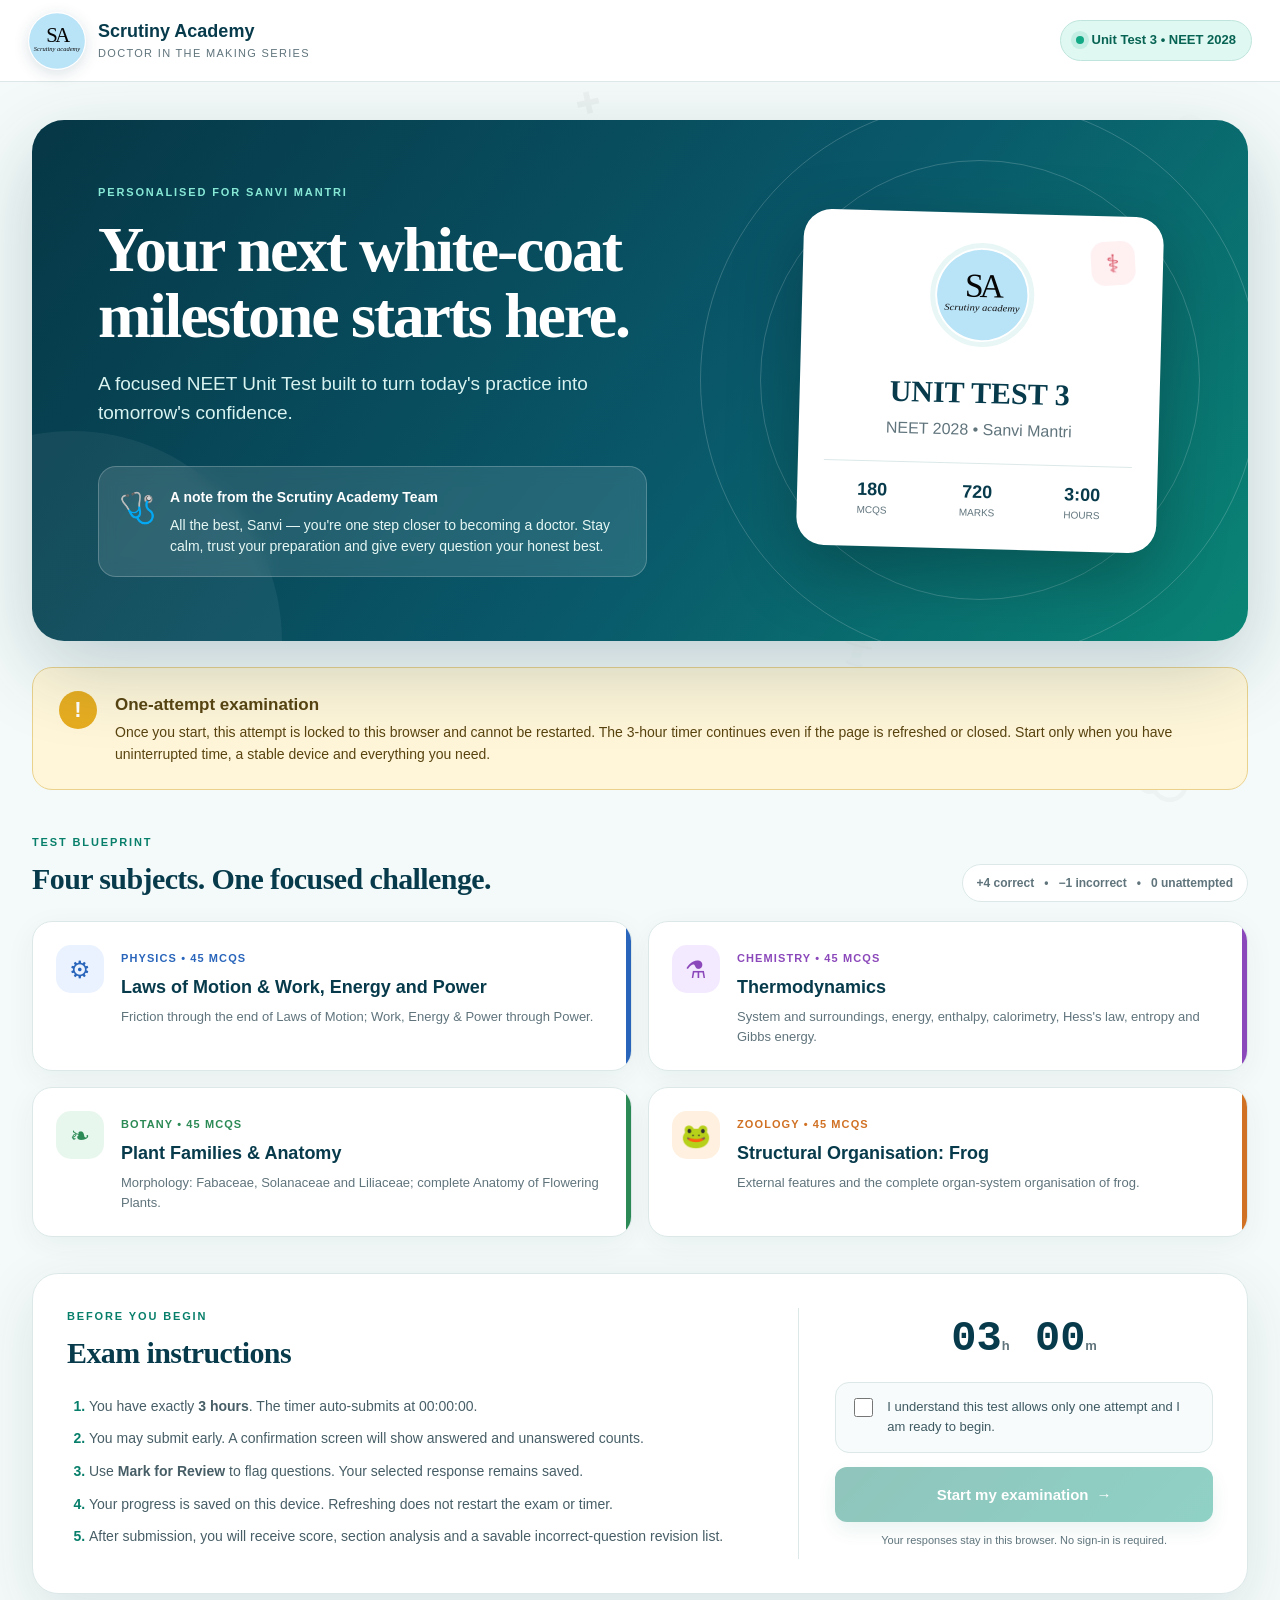
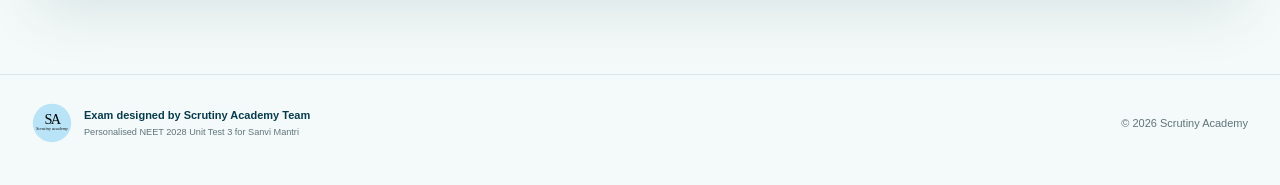
<file: index.html>
<!doctype html>
<html lang="en">
<head>
  <meta charset="utf-8">
  <meta name="viewport" content="width=device-width, initial-scale=1">
  <meta name="theme-color" content="#073b4c">
  <meta name="description" content="Scrutiny Academy Unit Test 3 — a personalised 180-question NEET 2028 mock test for Sanvi Mantri.">
  <title>Sanvi's NEET Unit Test 3 | Scrutiny Academy</title>
  <link rel="icon" href="assets/logo.svg" type="image/svg+xml">
  <link rel="stylesheet" href="styles.css">
</head>
<body>
  <div class="medical-pattern" aria-hidden="true">
    <span class="pattern-icon p1">✚</span><span class="pattern-icon p2">💊</span>
    <span class="pattern-icon p3">⚕</span><span class="pattern-icon p4">🩺</span>
    <span class="pattern-icon p5">✚</span><span class="pattern-icon p6">💉</span>
  </div>

  <header class="site-header">
    <a class="brand" href="#" aria-label="Scrutiny Academy home">
      <img src="assets/logo.svg" alt="Scrutiny Academy logo" width="58" height="58">
      <span><strong>Scrutiny Academy</strong><small>Doctor in the making series</small></span>
    </a>
    <div class="header-chip"><span class="live-dot"></span> Unit Test 3 • NEET 2028</div>
  </header>

  <main>
    <section id="welcomeScreen" class="screen welcome-screen">
      <div class="hero">
        <div class="hero-copy">
          <div class="eyebrow">PERSONALISED FOR SANVI MANTRI</div>
          <h1>Your next white-coat milestone starts here.</h1>
          <p class="hero-lead">A focused NEET Unit Test built to turn today's practice into tomorrow's confidence.</p>
          <div class="mentor-note">
            <div class="note-icon">🩺</div>
            <div>
              <strong>A note from the Scrutiny Academy Team</strong>
              <p>All the best, Sanvi — you're one step closer to becoming a doctor. Stay calm, trust your preparation and give every question your honest best.</p>
            </div>
          </div>
        </div>
        <div class="hero-visual" aria-label="Medical exam summary">
          <div class="pulse-ring ring-one"></div><div class="pulse-ring ring-two"></div>
          <div class="doctor-card">
            <img src="assets/logo.svg" alt="" width="104" height="104">
            <div class="white-coat-mark">⚕</div>
            <h2>UNIT TEST 3</h2>
            <p>NEET 2028 • Sanvi Mantri</p>
            <div class="exam-stat-row">
              <span><b>180</b> MCQs</span><span><b>720</b> Marks</span><span><b>3:00</b> Hours</span>
            </div>
          </div>
        </div>
      </div>

      <div class="warning-card">
        <div class="warning-symbol">!</div>
        <div>
          <h2>One-attempt examination</h2>
          <p>Once you start, this attempt is locked to this browser and cannot be restarted. The 3-hour timer continues even if the page is refreshed or closed. Start only when you have uninterrupted time, a stable device and everything you need.</p>
        </div>
      </div>

      <div class="section-heading">
        <div><span class="eyebrow">TEST BLUEPRINT</span><h2>Four subjects. One focused challenge.</h2></div>
        <span class="marking-pill">+4 correct &nbsp; • &nbsp; −1 incorrect &nbsp; • &nbsp; 0 unattempted</span>
      </div>

      <div class="syllabus-grid">
        <article class="syllabus-card physics-card">
          <div class="subject-icon">⚙</div><div><span>Physics • 45 MCQs</span><h3>Laws of Motion & Work, Energy and Power</h3><p>Friction through the end of Laws of Motion; Work, Energy & Power through Power.</p></div>
        </article>
        <article class="syllabus-card chemistry-card">
          <div class="subject-icon">⚗</div><div><span>Chemistry • 45 MCQs</span><h3>Thermodynamics</h3><p>System and surroundings, energy, enthalpy, calorimetry, Hess's law, entropy and Gibbs energy.</p></div>
        </article>
        <article class="syllabus-card botany-card">
          <div class="subject-icon">❧</div><div><span>Botany • 45 MCQs</span><h3>Plant Families & Anatomy</h3><p>Morphology: Fabaceae, Solanaceae and Liliaceae; complete Anatomy of Flowering Plants.</p></div>
        </article>
        <article class="syllabus-card zoology-card">
          <div class="subject-icon">🐸</div><div><span>Zoology • 45 MCQs</span><h3>Structural Organisation: Frog</h3><p>External features and the complete organ-system organisation of frog.</p></div>
        </article>
      </div>

      <div class="instructions-card">
        <div class="instructions-copy">
          <span class="eyebrow">BEFORE YOU BEGIN</span>
          <h2>Exam instructions</h2>
          <ol>
            <li>You have exactly <strong>3 hours</strong>. The timer auto-submits at 00:00:00.</li>
            <li>You may submit early. A confirmation screen will show answered and unanswered counts.</li>
            <li>Use <strong>Mark for Review</strong> to flag questions. Your selected response remains saved.</li>
            <li>Your progress is saved on this device. Refreshing does not restart the exam or timer.</li>
            <li>After submission, you will receive score, section analysis and a savable incorrect-question revision list.</li>
          </ol>
        </div>
        <div class="start-panel">
          <div class="mini-timer">03<span>h</span> 00<span>m</span></div>
          <label class="consent">
            <input type="checkbox" id="attemptConsent">
            <span>I understand this test allows only one attempt and I am ready to begin.</span>
          </label>
          <button id="startExamBtn" class="btn btn-primary btn-large" disabled>
            Start my examination <span>→</span>
          </button>
          <p class="privacy-note">Your responses stay in this browser. No sign-in is required.</p>
        </div>
      </div>
    </section>

    <section id="examScreen" class="screen exam-screen hidden" aria-label="Examination">
      <div class="exam-mobile-bar">
        <div><small>Time remaining</small><strong id="mobileTimer">03:00:00</strong></div>
        <button class="btn btn-danger btn-compact" data-open-submit>Submit</button>
      </div>
      <div class="exam-layout">
        <div class="question-column">
          <div class="question-toolbar">
            <div>
              <span id="subjectBadge" class="subject-badge">Physics</span>
              <span id="questionCounter" class="question-counter">Question 1 of 180</span>
            </div>
            <div class="question-meta"><span id="topicLabel">Topic</span><span id="difficultyLabel">Easy</span><span>+4 / −1</span></div>
          </div>
          <article class="question-card">
            <div class="question-number-row">
              <span id="questionNumber" class="question-number">01</span>
              <span id="savedIndicator" class="saved-indicator" aria-live="polite">Response auto-saved</span>
            </div>
            <div id="questionText" class="question-text"></div>
            <div id="optionsList" class="options-list" role="radiogroup" aria-label="Answer choices"></div>
          </article>
          <div class="question-actions">
            <button id="prevBtn" class="btn btn-secondary">← Previous</button>
            <button id="reviewBtn" class="btn btn-review">☆ Mark for review</button>
            <button id="clearBtn" class="btn btn-ghost">Clear response</button>
            <button id="nextBtn" class="btn btn-primary">Save & next →</button>
          </div>
          <p class="keyboard-hint">Keyboard: 1–4 select • ←/→ navigate • M mark for review</p>
        </div>

        <aside class="exam-sidebar">
          <div class="timer-card">
            <span>TIME REMAINING</span>
            <strong id="desktopTimer">03:00:00</strong>
            <div class="timer-progress"><span id="timerProgress"></span></div>
            <small>The clock continues if this page closes.</small>
          </div>
          <div class="progress-card">
            <div class="progress-title"><span>Your progress</span><strong id="progressPercent">0%</strong></div>
            <div class="progress-track"><span id="answerProgress"></span></div>
            <div class="status-counts">
              <div><b id="answeredCount">0</b><span>Answered</span></div>
              <div><b id="reviewCount">0</b><span>Review</span></div>
              <div><b id="unansweredCount">180</b><span>Unanswered</span></div>
            </div>
          </div>
          <div id="sectionTabs" class="section-tabs" role="tablist" aria-label="Question sections"></div>
          <div class="palette-card">
            <div class="palette-heading"><span>Question palette</span><small id="paletteRange">1–45</small></div>
            <div id="questionPalette" class="question-palette"></div>
            <div class="palette-legend">
              <span><i class="legend-dot current"></i>Current</span>
              <span><i class="legend-dot answered"></i>Answered</span>
              <span><i class="legend-dot review"></i>Review</span>
              <span><i class="legend-dot untouched"></i>Not answered</span>
            </div>
          </div>
          <button class="btn btn-danger btn-full" data-open-submit>Submit examination</button>
        </aside>
      </div>
    </section>

    <section id="resultScreen" class="screen result-screen hidden" aria-label="Examination result">
      <canvas id="confettiCanvas" aria-hidden="true"></canvas>
      <div class="result-hero">
        <div class="result-copy">
          <span class="eyebrow">UNIT TEST 3 • COMPLETED</span>
          <h1 id="resultHeadline">Well done, Sanvi!</h1>
          <p id="resultStory"></p>
          <div class="result-actions">
            <a id="whatsappShare" class="btn btn-whatsapp" target="_blank" rel="noopener">Send result to Scrutiny Academy</a>
            <button id="nativeShareBtn" class="btn btn-primary">Share my score</button>
            <button id="printBtn" class="btn btn-secondary">Print / Save PDF</button>
          </div>
        </div>
        <div class="score-orbit">
          <div id="scoreGauge" class="score-gauge">
            <div><strong id="finalScore">0</strong><span>/ 720</span></div>
          </div>
          <div id="performanceLabel" class="performance-label">Keep growing</div>
        </div>
      </div>

      <div class="result-metrics">
        <article><span class="metric-icon correct-icon">✓</span><div><strong id="finalCorrect">0</strong><span>Correct</span></div></article>
        <article><span class="metric-icon wrong-icon">×</span><div><strong id="finalIncorrect">0</strong><span>Incorrect</span></div></article>
        <article><span class="metric-icon empty-icon">–</span><div><strong id="finalUnattempted">0</strong><span>Unattempted</span></div></article>
        <article><span class="metric-icon accuracy-icon">◎</span><div><strong id="finalAccuracy">0%</strong><span>Accuracy</span></div></article>
        <article><span class="metric-icon time-icon">◷</span><div><strong id="finalTime">0m</strong><span>Time used</span></div></article>
      </div>

      <div class="analysis-grid">
        <article class="analysis-panel">
          <div class="panel-heading"><div><span class="eyebrow">SUBJECT-WISE</span><h2>Performance analysis</h2></div></div>
          <div class="table-scroll">
            <table class="analysis-table">
              <thead><tr><th>Subject</th><th>Score</th><th>Correct</th><th>Incorrect</th><th>Unattempted</th><th>Accuracy</th></tr></thead>
              <tbody id="sectionAnalysisBody"></tbody>
            </table>
          </div>
        </article>
        <article class="scoreboard-panel">
          <div class="panel-heading"><div><span class="eyebrow">PERSONAL SCOREBOARD</span><h2>Sanvi's result</h2></div><span class="trophy">🏆</span></div>
          <div class="scoreboard-row">
            <span class="rank-medal">1</span>
            <img src="assets/logo.svg" alt="" width="46" height="46">
            <div><strong>Sanvi Mantri</strong><small>NEET 2028 Aspirant</small></div>
            <div class="scoreboard-score"><strong id="boardScore">0</strong><small>/720</small></div>
          </div>
          <div class="scoreboard-footer"><span id="completedDate"></span><b id="boardStatus">Completed</b></div>
        </article>
      </div>

      <article class="revision-panel">
        <div class="revision-header">
          <div><span class="eyebrow">REVISION CENTRE</span><h2>Question-by-question analysis</h2><p>Review every response, understand the correction and save your mistake list for revision.</p></div>
          <div class="revision-actions">
            <button id="downloadIncorrectBtn" class="btn btn-review">Download incorrect MCQs</button>
          </div>
        </div>
        <div id="reviewFilters" class="review-filters" role="tablist">
          <button class="active" data-filter="incorrect">Incorrect <span id="incorrectFilterCount">0</span></button>
          <button data-filter="all">All <span>180</span></button>
          <button data-filter="correct">Correct <span id="correctFilterCount">0</span></button>
          <button data-filter="unattempted">Unattempted <span id="unattemptedFilterCount">0</span></button>
          <button data-filter="marked">Marked <span id="markedFilterCount">0</span></button>
        </div>
        <div id="reviewList" class="review-list"></div>
      </article>

      <div class="closing-note">
        <div class="closing-symbol">🩺</div>
        <div><span class="eyebrow">FROM YOUR SCRUTINY ACADEMY TEAM</span><h2>One test does not define you. What you revise next will shape you.</h2><p>Every corrected mistake is one question less between you and your white coat. Keep showing up, Sanvi.</p></div>
      </div>
    </section>
  </main>

  <footer>
    <img src="assets/logo.svg" alt="" width="40" height="40">
    <div><strong>Exam designed by Scrutiny Academy Team</strong><small>Personalised NEET 2028 Unit Test 3 for Sanvi Mantri</small></div>
    <span>© 2026 Scrutiny Academy</span>
  </footer>

  <div id="startModal" class="modal-backdrop hidden" role="dialog" aria-modal="true" aria-labelledby="startModalTitle">
    <div class="modal">
      <div class="modal-icon">🩺</div>
      <h2 id="startModalTitle">Ready, Sanvi?</h2>
      <p>After you start, the attempt is permanently locked on this browser and the 3-hour clock cannot be paused or reset.</p>
      <div class="modal-summary"><span>180 questions</span><span>720 marks</span><span>3 hours</span></div>
      <div class="modal-actions"><button class="btn btn-secondary" data-close-modal>Not yet</button><button id="confirmStartBtn" class="btn btn-primary">Yes, begin now</button></div>
    </div>
  </div>

  <div id="submitModal" class="modal-backdrop hidden" role="dialog" aria-modal="true" aria-labelledby="submitModalTitle">
    <div class="modal">
      <div class="modal-icon submit-modal-icon">✓</div>
      <h2 id="submitModalTitle">Submit your examination?</h2>
      <p id="submitSummary">Please review your progress before final submission.</p>
      <div class="modal-summary"><span><b id="modalAnswered">0</b> answered</span><span><b id="modalUnanswered">180</b> unanswered</span><span><b id="modalMarked">0</b> marked</span></div>
      <p class="irreversible-note">Submission is final. You will not be able to change any response afterward.</p>
      <div class="modal-actions"><button class="btn btn-secondary" data-close-modal>Continue test</button><button id="confirmSubmitBtn" class="btn btn-danger">Submit & see result</button></div>
    </div>
  </div>

  <div id="toast" class="toast" role="status" aria-live="polite"></div>
  <noscript><div class="noscript">JavaScript is required to take this examination. Please enable it and reload.</div></noscript>

  <script src="data/physics.js"></script>
  <script src="data/chemistry.js"></script>
  <script src="data/botany.js"></script>
  <script src="data/zoology.js"></script>
  <script src="app.js"></script>
</body>
</html>
</file>
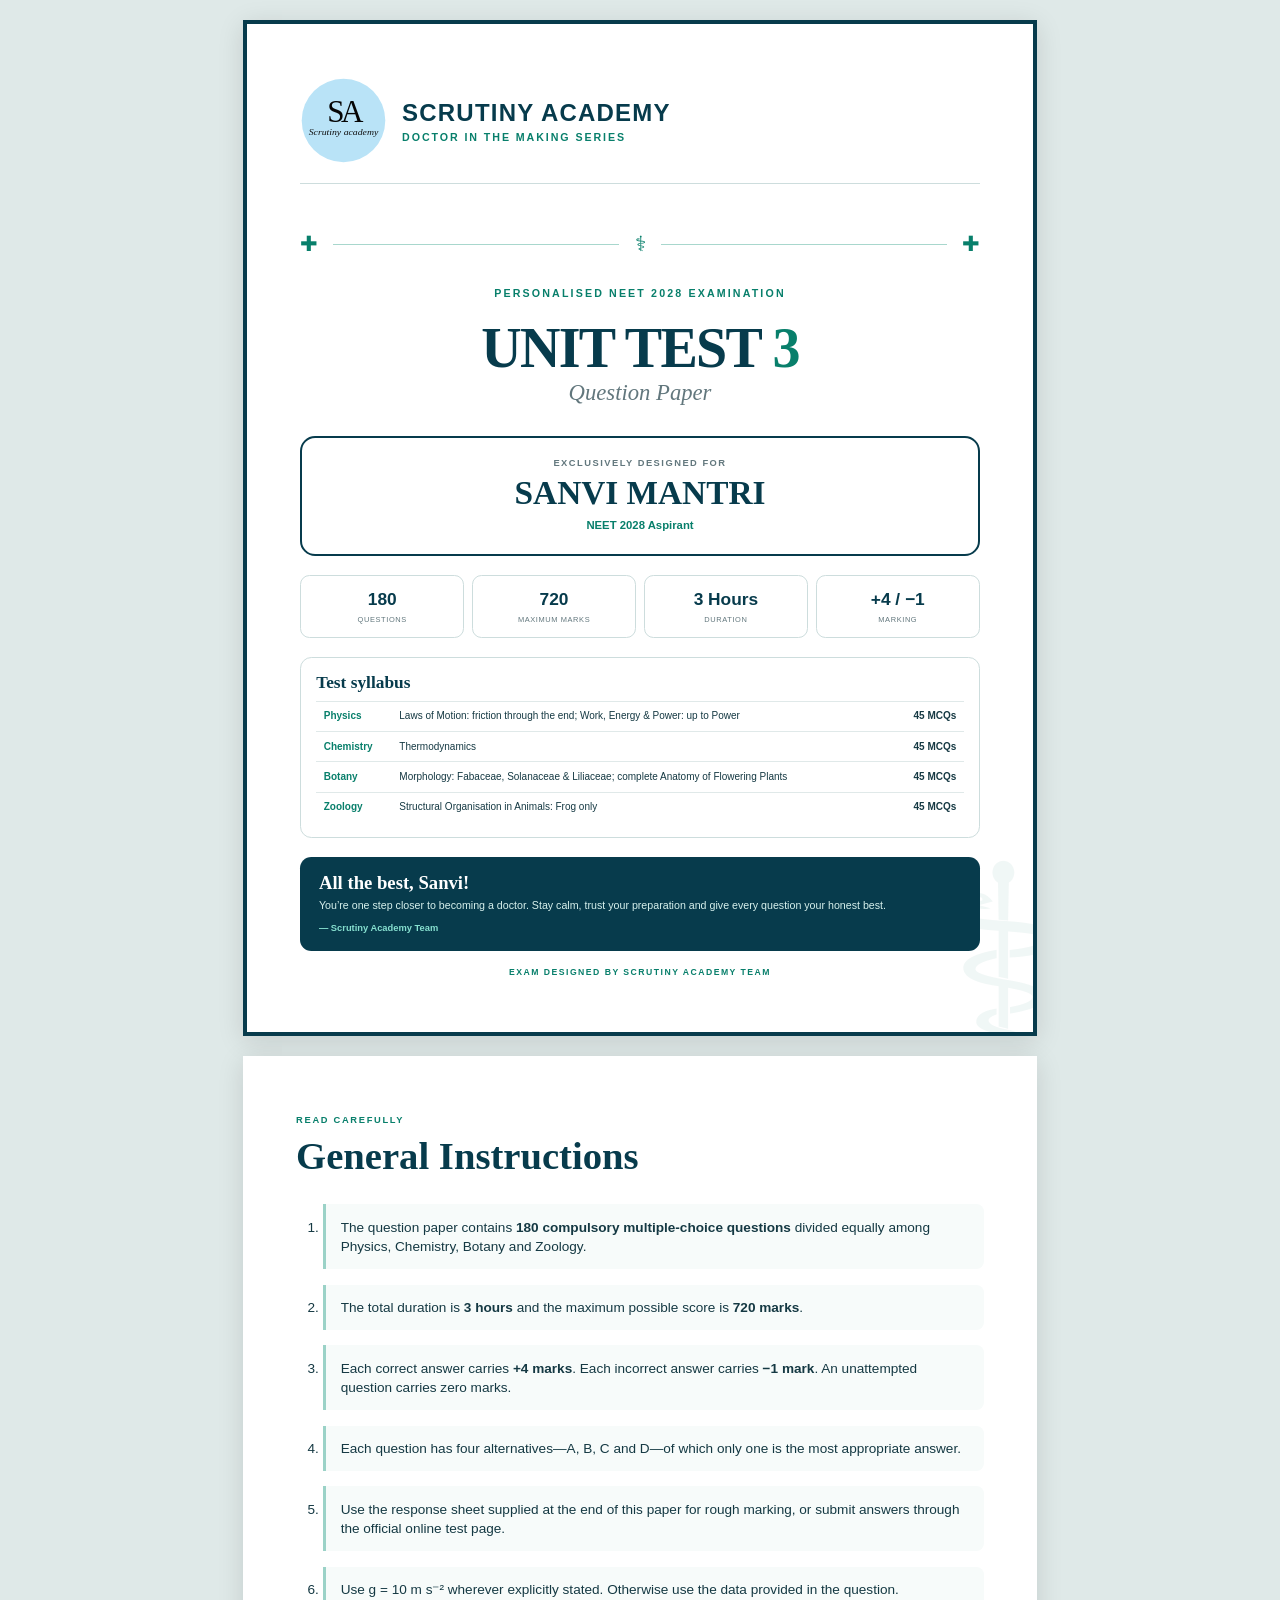
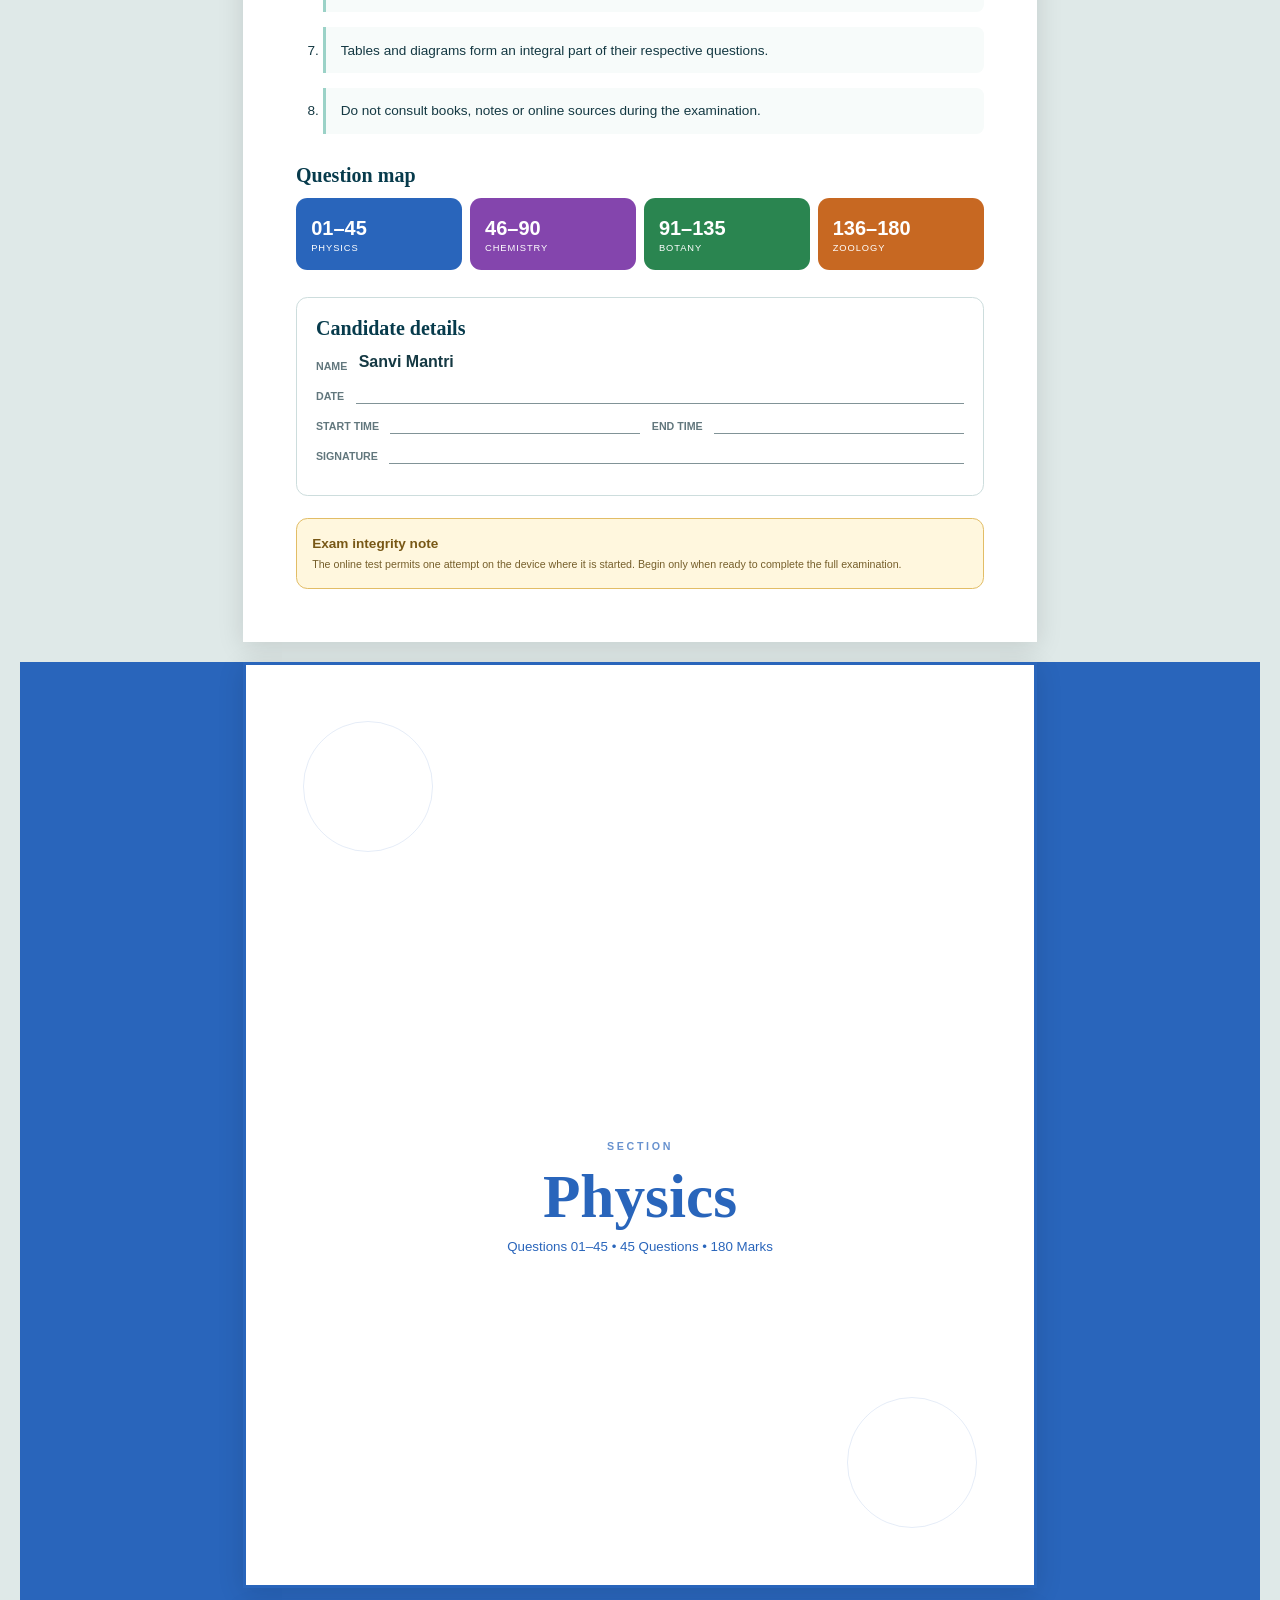
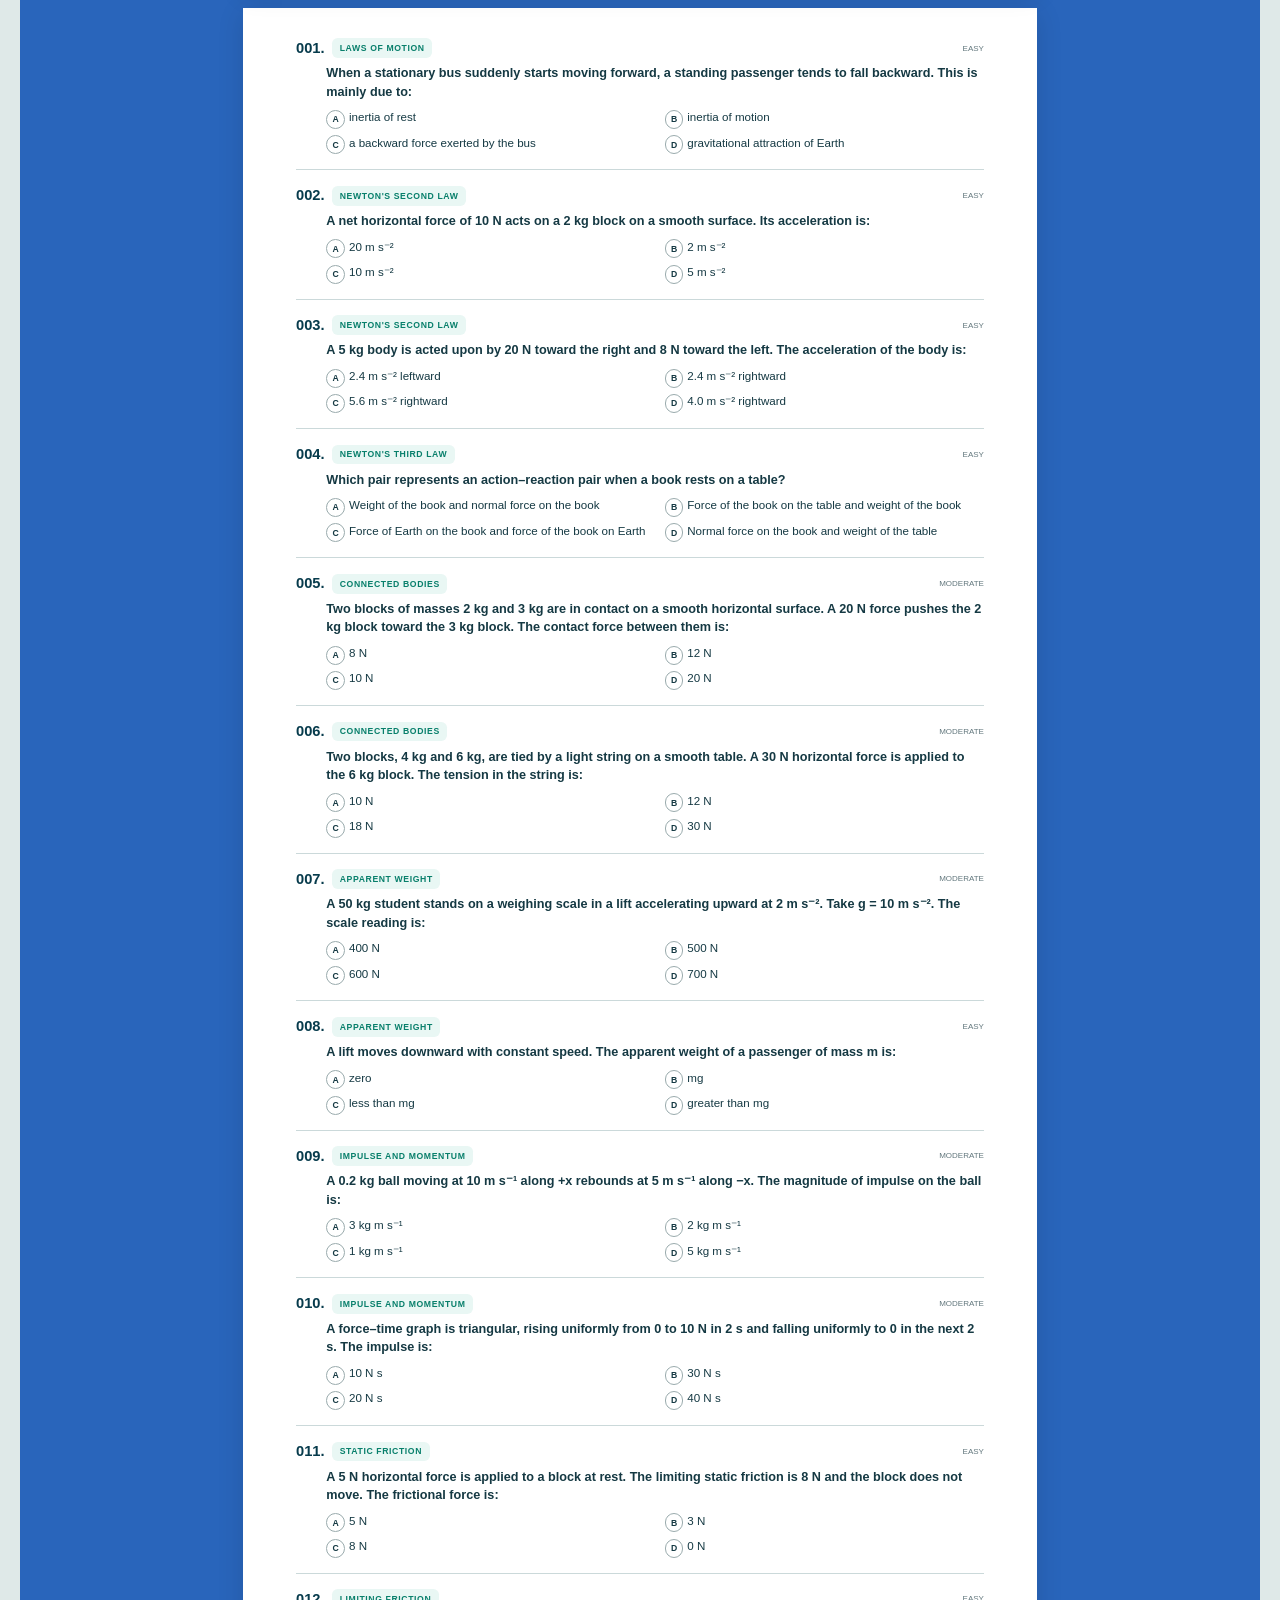
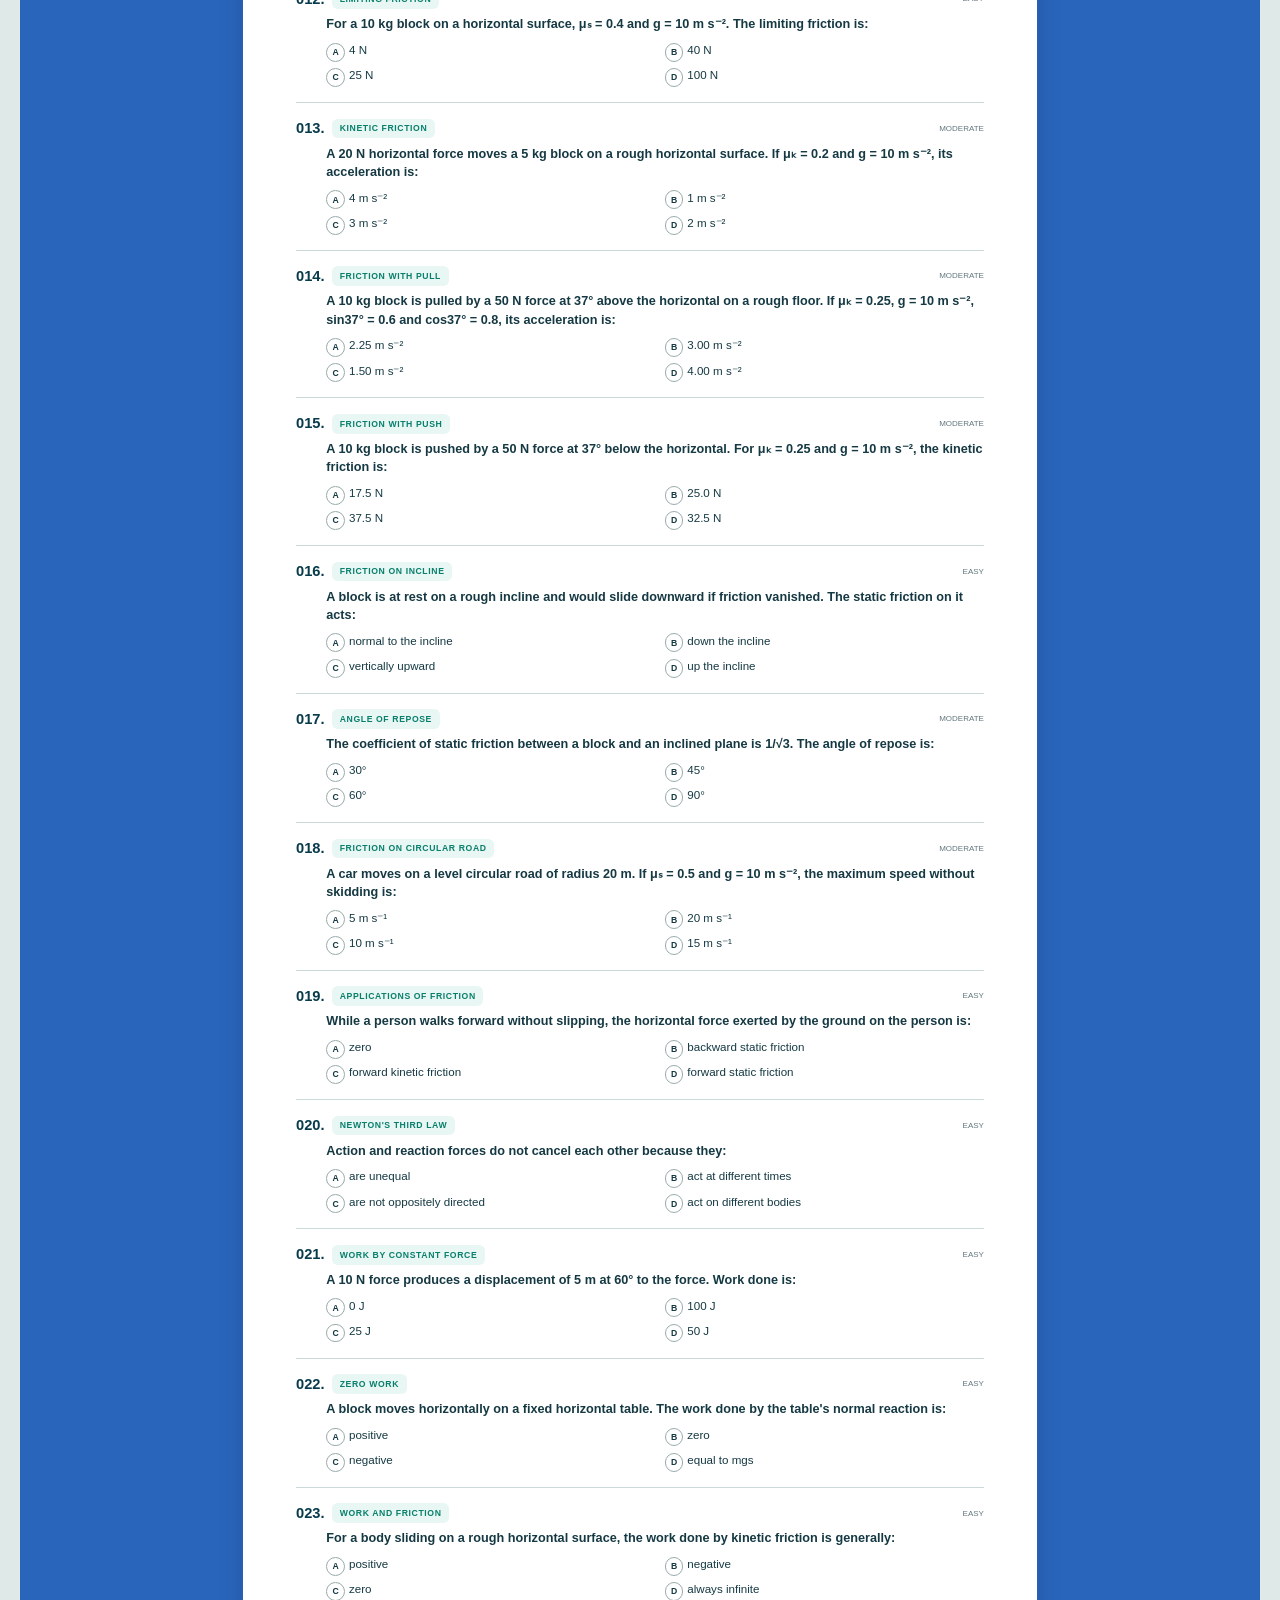
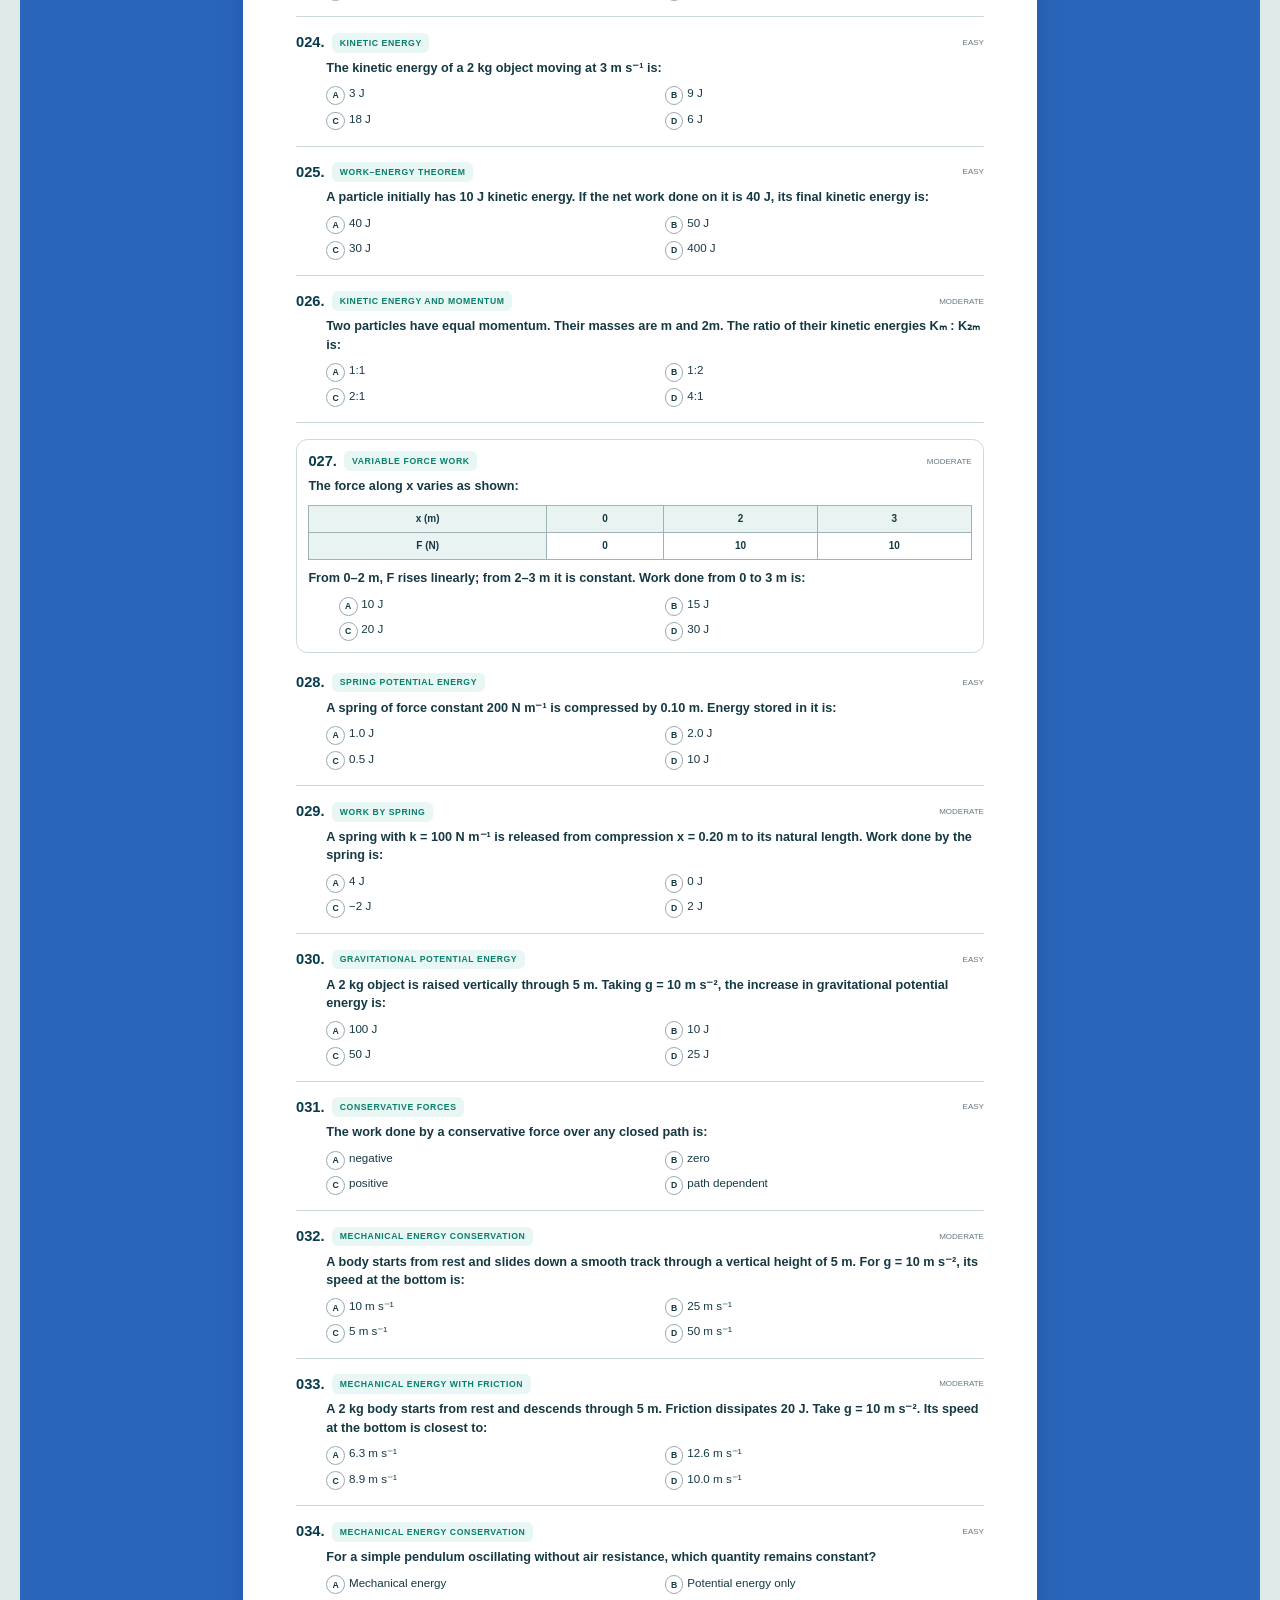
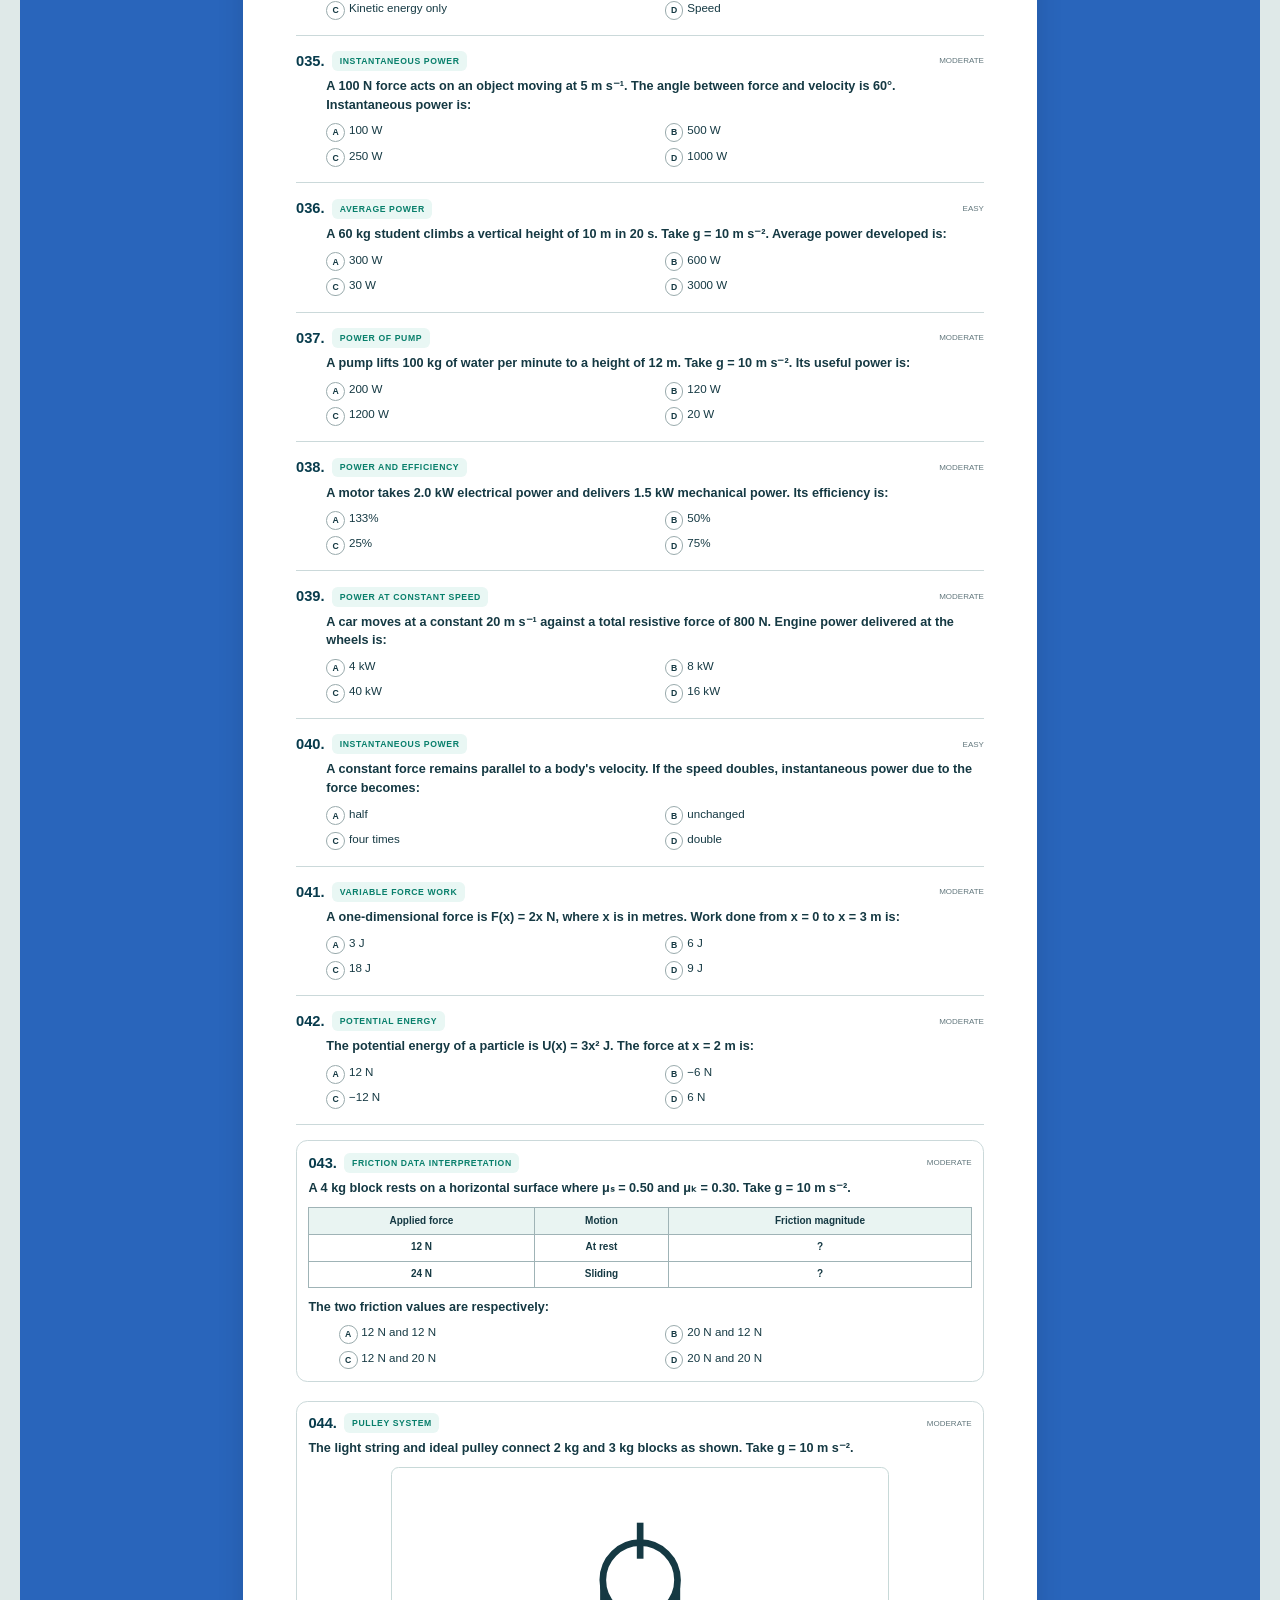
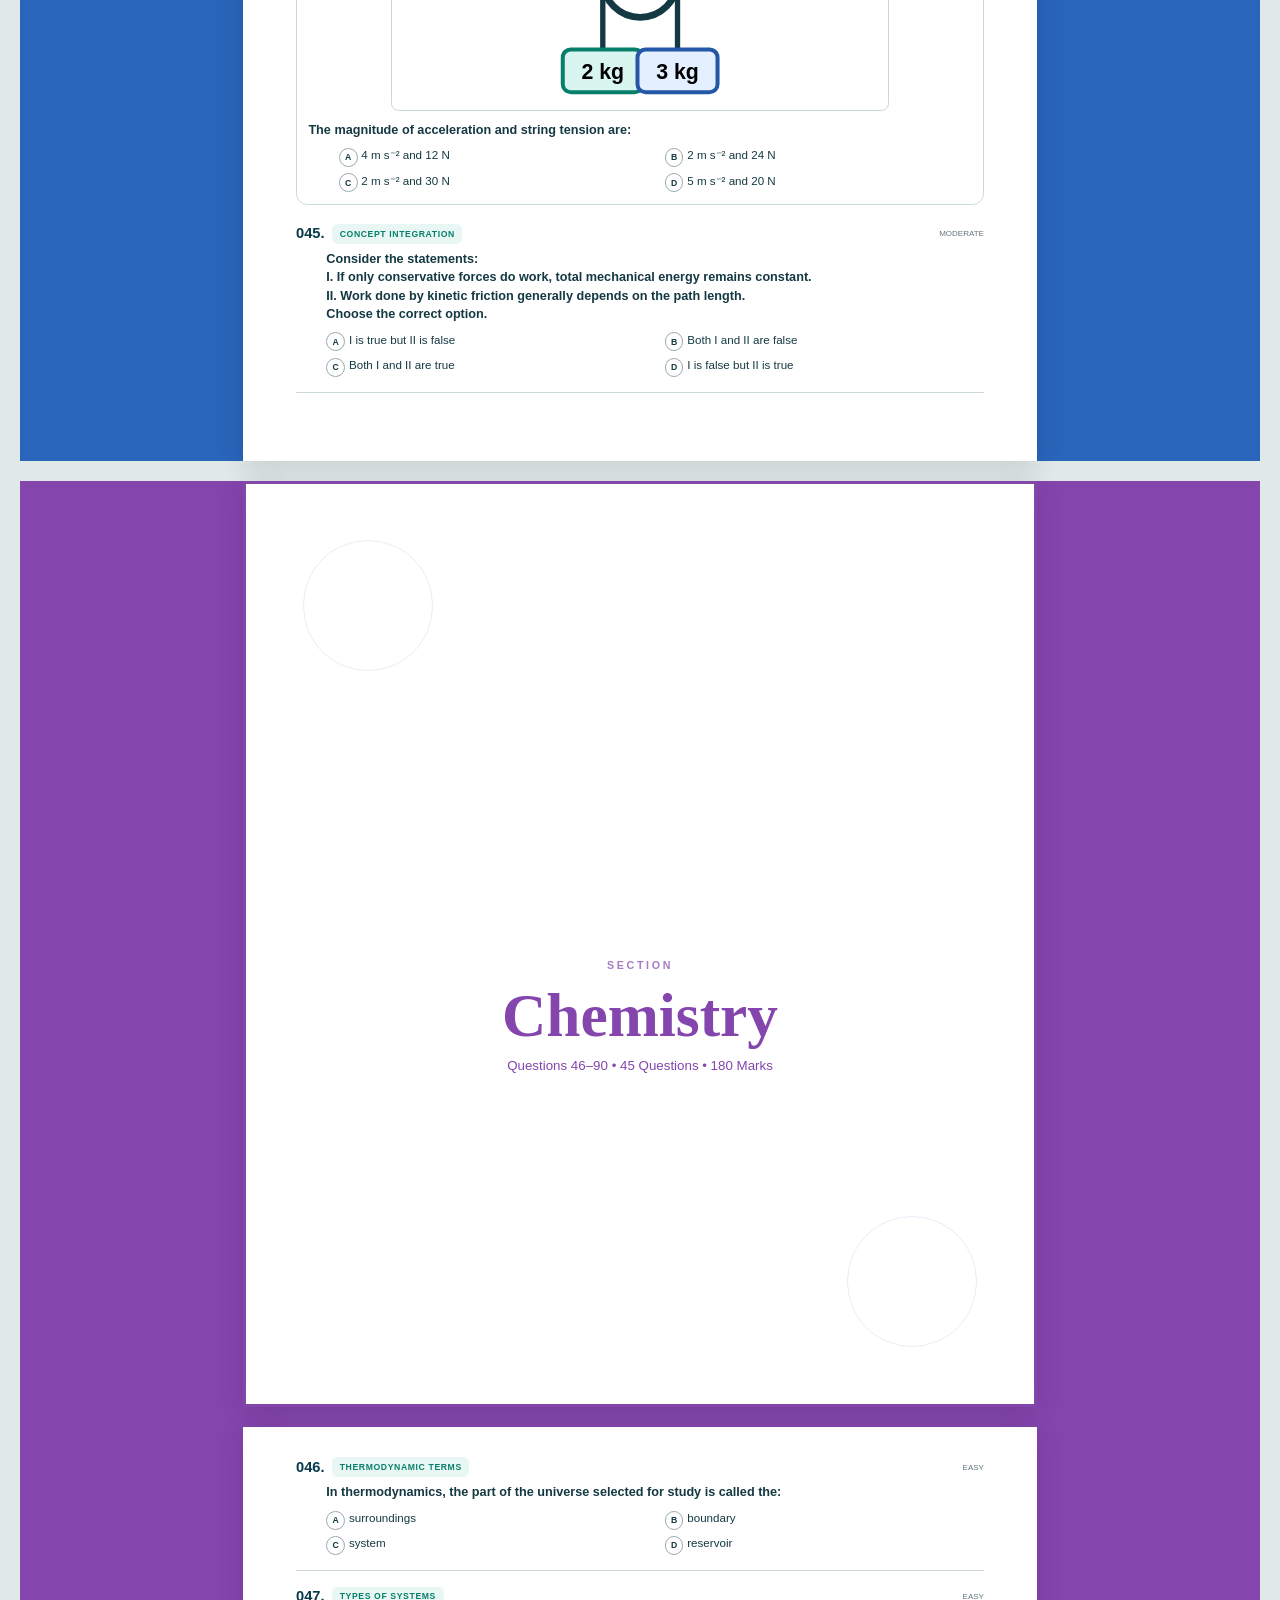
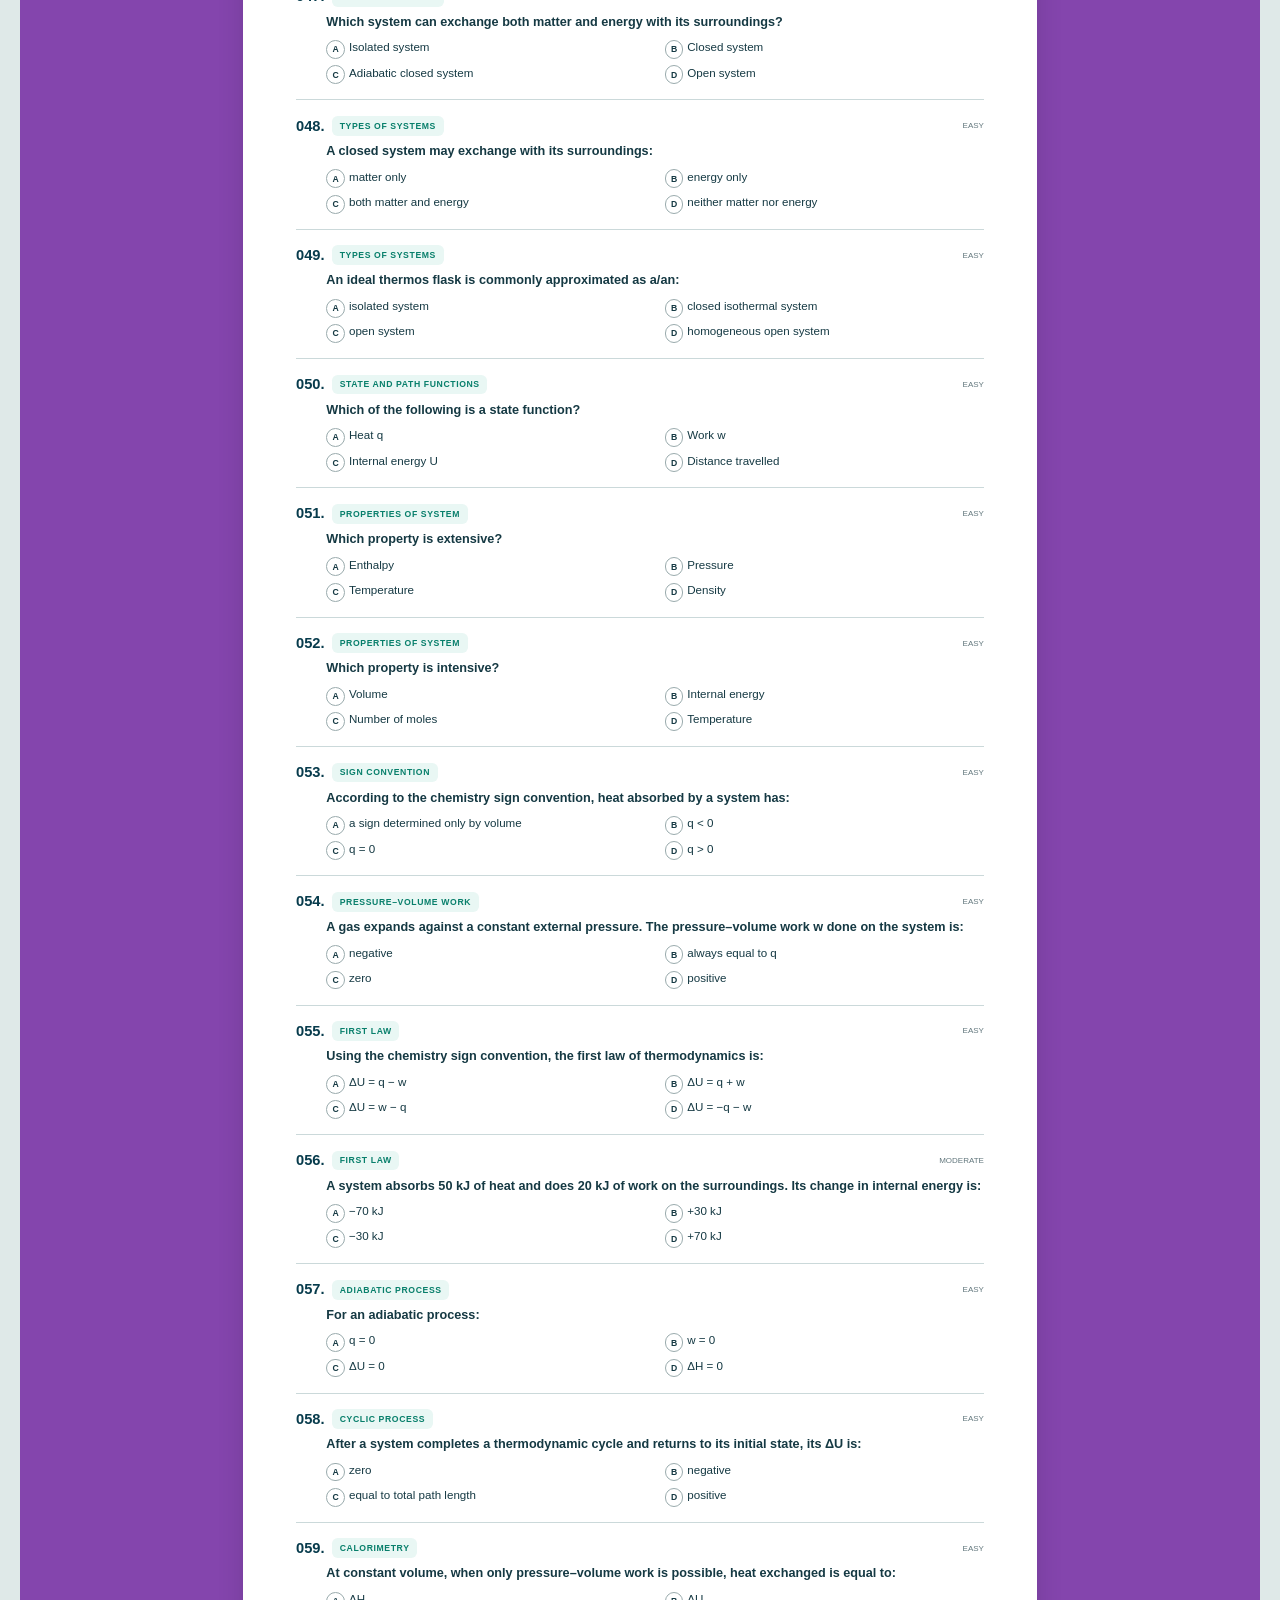
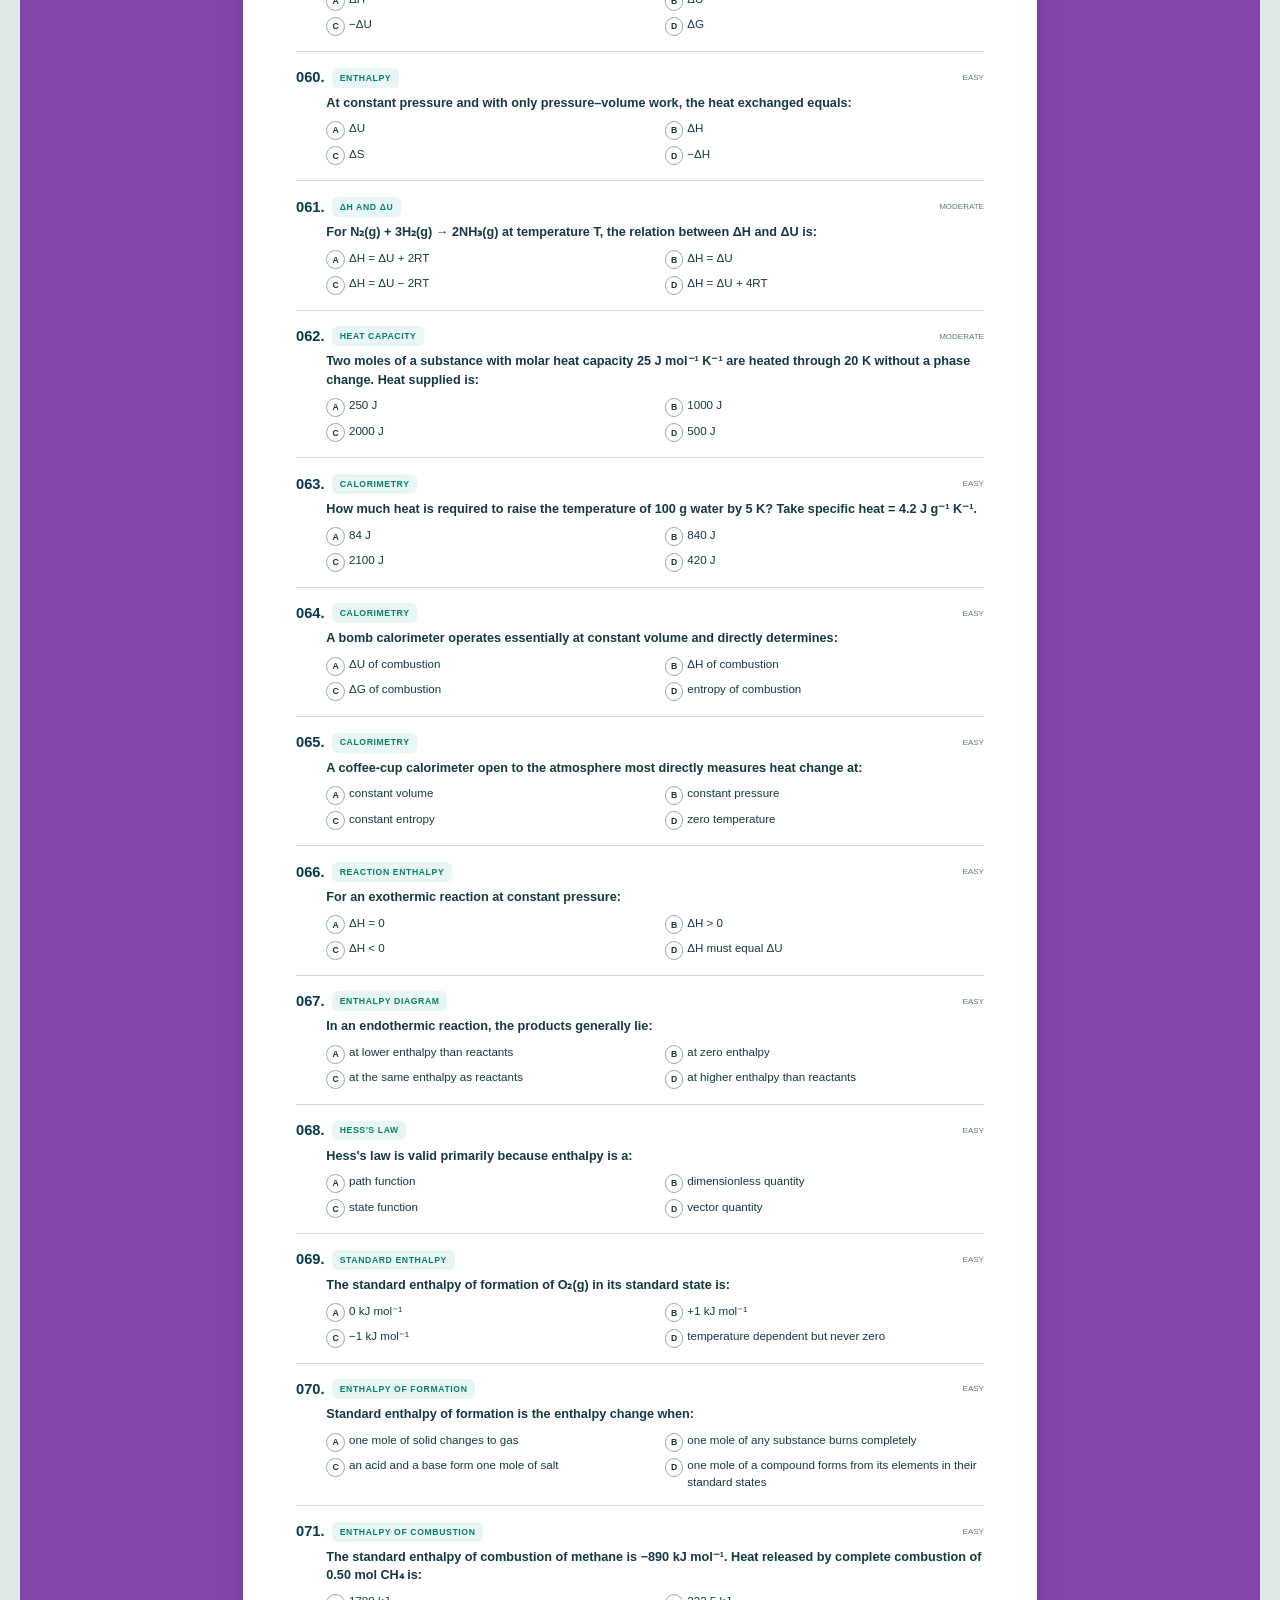
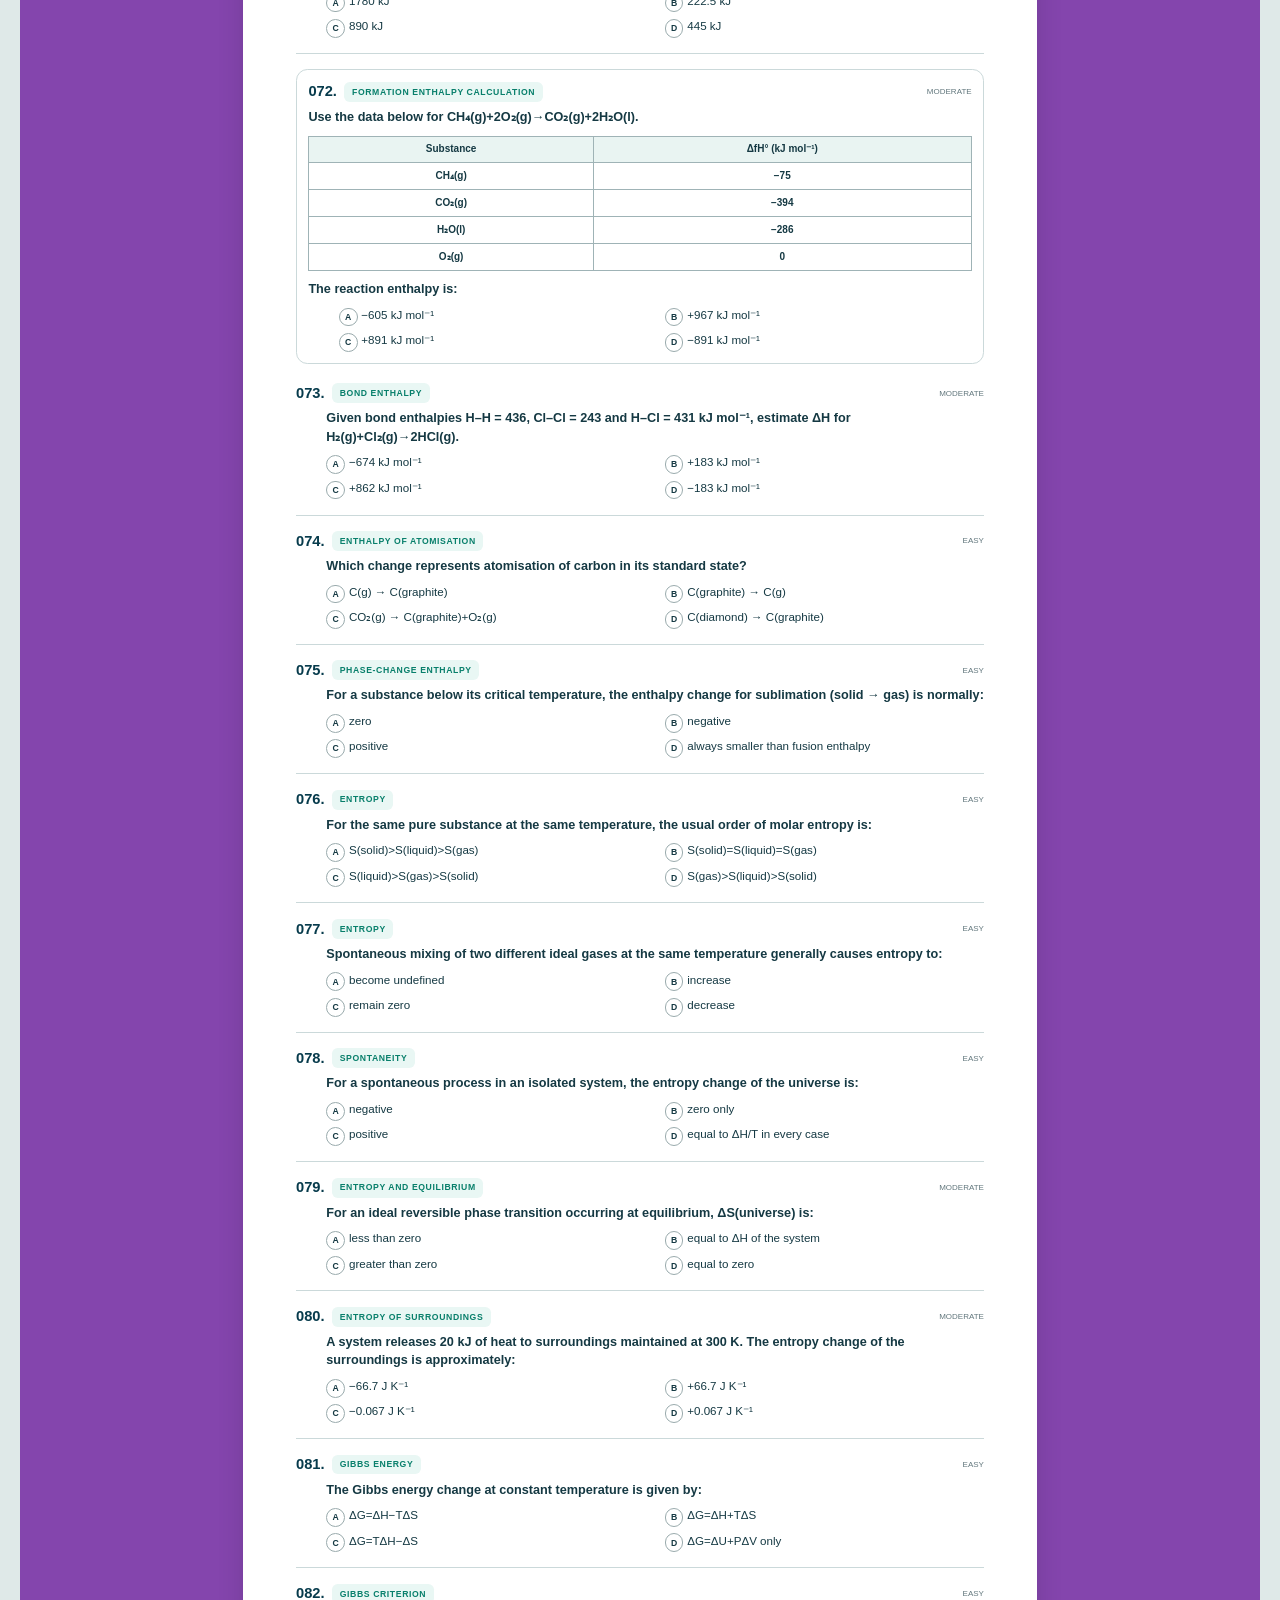
<file: question-paper.html>
<!doctype html>
<html lang="en">
<head>
  <meta charset="utf-8">
  <meta name="viewport" content="width=device-width,initial-scale=1">
  <title>Sanvi Mantri — NEET 2028 Unit Test 3 Question Paper</title>
  <link rel="stylesheet" href="question-paper.css">
</head>
<body>
  <footer class="page-footer">
    <span>SCRUTINY ACADEMY • NEET 2028 UNIT TEST 3</span>
    <span>SANVI MANTRI</span>
  </footer>

  <section class="cover-page">
    <div class="cover-top">
      <img src="assets/logo.svg" alt="Scrutiny Academy logo">
      <div><strong>SCRUTINY ACADEMY</strong><span>Doctor in the Making Series</span></div>
    </div>
    <div class="medical-line"><span>✚</span><i></i><span>⚕</span><i></i><span>✚</span></div>
    <p class="cover-kicker">PERSONALISED NEET 2028 EXAMINATION</p>
    <h1>UNIT TEST <b>3</b></h1>
    <h2>Question Paper</h2>
    <div class="candidate-box">
      <span>EXCLUSIVELY DESIGNED FOR</span>
      <strong>SANVI MANTRI</strong>
      <small>NEET 2028 Aspirant</small>
    </div>
    <div class="cover-stats">
      <div><strong>180</strong><span>Questions</span></div>
      <div><strong>720</strong><span>Maximum Marks</span></div>
      <div><strong>3 Hours</strong><span>Duration</span></div>
      <div><strong>+4 / −1</strong><span>Marking</span></div>
    </div>
    <div class="syllabus-box">
      <h3>Test syllabus</h3>
      <table>
        <tr><th>Physics</th><td>Laws of Motion: friction through the end; Work, Energy &amp; Power: up to Power</td><td>45 MCQs</td></tr>
        <tr><th>Chemistry</th><td>Thermodynamics</td><td>45 MCQs</td></tr>
        <tr><th>Botany</th><td>Morphology: Fabaceae, Solanaceae &amp; Liliaceae; complete Anatomy of Flowering Plants</td><td>45 MCQs</td></tr>
        <tr><th>Zoology</th><td>Structural Organisation in Animals: Frog only</td><td>45 MCQs</td></tr>
      </table>
    </div>
    <div class="all-best">
      <strong>All the best, Sanvi!</strong>
      <p>You’re one step closer to becoming a doctor. Stay calm, trust your preparation and give every question your honest best.</p>
      <span>— Scrutiny Academy Team</span>
    </div>
    <div class="designed-by">EXAM DESIGNED BY SCRUTINY ACADEMY TEAM</div>
  </section>

  <section class="instruction-page">
    <div class="page-title">
      <span>READ CAREFULLY</span>
      <h1>General Instructions</h1>
    </div>
    <ol class="instructions">
      <li>The question paper contains <strong>180 compulsory multiple-choice questions</strong> divided equally among Physics, Chemistry, Botany and Zoology.</li>
      <li>The total duration is <strong>3 hours</strong> and the maximum possible score is <strong>720 marks</strong>.</li>
      <li>Each correct answer carries <strong>+4 marks</strong>. Each incorrect answer carries <strong>−1 mark</strong>. An unattempted question carries zero marks.</li>
      <li>Each question has four alternatives—A, B, C and D—of which only one is the most appropriate answer.</li>
      <li>Use the response sheet supplied at the end of this paper for rough marking, or submit answers through the official online test page.</li>
      <li>Use g = 10 m s⁻² wherever explicitly stated. Otherwise use the data provided in the question.</li>
      <li>Tables and diagrams form an integral part of their respective questions.</li>
      <li>Do not consult books, notes or online sources during the examination.</li>
    </ol>
    <div class="paper-map">
      <h2>Question map</h2>
      <div class="map-grid">
        <div class="physics"><b>01–45</b><span>Physics</span></div>
        <div class="chemistry"><b>46–90</b><span>Chemistry</span></div>
        <div class="botany"><b>91–135</b><span>Botany</span></div>
        <div class="zoology"><b>136–180</b><span>Zoology</span></div>
      </div>
    </div>
    <div class="candidate-details">
      <h2>Candidate details</h2>
      <p><span>Name</span><b>Sanvi Mantri</b></p>
      <p><span>Date</span><i></i></p>
      <p><span>Start time</span><i></i><span>End time</span><i></i></p>
      <p><span>Signature</span><i></i></p>
    </div>
    <div class="integrity-note"><strong>Exam integrity note</strong><p>The online test permits one attempt on the device where it is started. Begin only when ready to complete the full examination.</p></div>
  </section>

  <main id="paperContent" aria-label="Complete question paper"></main>

  <section class="response-sheet">
    <div class="page-title"><span>ROUGH RESPONSE RECORD</span><h1>Answer Sheet</h1></div>
    <p>Shade or circle one response for each question. Final scoring is performed by the online examination.</p>
    <div id="answerSheetGrid" class="answer-sheet-grid"></div>
    <div class="rough-score">
      <span>Correct: ______ × 4 = ______</span>
      <span>Incorrect: ______ × 1 = ______</span>
      <span>Final score: ______ / 720</span>
    </div>
  </section>

  <script src="data/physics.js"></script>
  <script src="data/chemistry.js"></script>
  <script src="data/botany.js"></script>
  <script src="data/zoology.js"></script>
  <script>
    (() => {
      const questions = [
        ...(window.PHYSICS_QUESTIONS || []),
        ...(window.CHEMISTRY_QUESTIONS || []),
        ...(window.BOTANY_QUESTIONS || []),
        ...(window.ZOOLOGY_QUESTIONS || [])
      ];
      const sectionInfo = {
        Physics: { range: "Questions 01–45", icon: "F = ma" },
        Chemistry: { range: "Questions 46–90", icon: "ΔG" },
        Botany: { range: "Questions 91–135", icon: "✤" },
        Zoology: { range: "Questions 136–180", icon: "⚕" }
      };
      const letter = (i) => String.fromCharCode(65 + i);
      const paper = document.getElementById("paperContent");

      Object.keys(sectionInfo).forEach((section) => {
        const sectionQuestions = questions.filter((q) => q.section === section);
        const wrapper = document.createElement("section");
        wrapper.className = "subject-section " + section.toLowerCase();
        wrapper.innerHTML = `
          <header class="subject-cover">
            <div class="subject-mark">${sectionInfo[section].icon}</div>
            <span>SECTION</span>
            <h1>${section}</h1>
            <p>${sectionInfo[section].range} • 45 Questions • 180 Marks</p>
          </header>
          <div class="questions-list"></div>
        `;
        const list = wrapper.querySelector(".questions-list");
        sectionQuestions.forEach((q) => {
          const globalNumber = questions.indexOf(q) + 1;
          const article = document.createElement("article");
          article.className = "print-question" + (q.question.includes("<table") || q.question.includes("<svg") ? " visual-question" : "");
          article.innerHTML = `
            <div class="question-heading">
              <b>${String(globalNumber).padStart(3, "0")}.</b>
              <span>${q.topic}</span>
              <i>${q.difficulty}</i>
            </div>
            <div class="question-stem">${q.question}</div>
            <ol class="print-options" type="A">
              ${q.options.map((option, index) => `<li><span class="choice-letter">${letter(index)}</span><span>${option}</span></li>`).join("")}
            </ol>
          `;
          list.appendChild(article);
        });
        paper.appendChild(wrapper);
      });

      const answerGrid = document.getElementById("answerSheetGrid");
      Object.keys(sectionInfo).forEach((section, sectionIndex) => {
        const start = sectionIndex * 45 + 1;
        const table = document.createElement("table");
        table.innerHTML = `<thead><tr><th colspan="2">${section}</th></tr></thead><tbody>${
          Array.from({ length: 45 }, (_, index) => {
            const n = start + index;
            return `<tr><td>${n}</td><td><span>Ⓐ</span><span>Ⓑ</span><span>Ⓒ</span><span>Ⓓ</span></td></tr>`;
          }).join("")
        }</tbody>`;
        answerGrid.appendChild(table);
      });
      document.documentElement.dataset.paperReady = questions.length === 180 ? "true" : "false";
    })();
  </script>
</body>
</html>
</file>
<file: styles.css>
:root{
  --ink:#12313b;--muted:#60747c;--navy:#073b4c;--teal:#087f6b;--teal-2:#10a48b;
  --mint:#dff8f1;--blue:#2c67bf;--blue-soft:#eaf2ff;--red:#d84d5f;--red-soft:#fff0f2;
  --amber:#b47700;--amber-soft:#fff6d9;--purple:#6c4ec4;--purple-soft:#f2eeff;
  --surface:#fff;--line:#dce8e8;--bg:#f4faf9;--shadow:0 18px 60px rgba(7,59,76,.11);
  --radius:22px
}
*{box-sizing:border-box}
html{scroll-behavior:smooth}
body{margin:0;color:var(--ink);background:var(--bg);font-family:Inter,ui-sans-serif,-apple-system,BlinkMacSystemFont,"Segoe UI",sans-serif;line-height:1.55;min-height:100vh}
button,input{font:inherit}
button,a{-webkit-tap-highlight-color:transparent}
button:focus-visible,a:focus-visible,input:focus-visible{outline:3px solid rgba(44,103,191,.35);outline-offset:3px}
.hidden{display:none!important}
.screen{max-width:1420px;margin:0 auto;padding:38px 32px 80px}
.medical-pattern{position:fixed;inset:0;overflow:hidden;pointer-events:none;z-index:-1;color:rgba(8,127,107,.055)}
.pattern-icon{position:absolute;font-size:54px;transform:rotate(-12deg);filter:grayscale(1)}
.p1{left:3%;top:16%}.p2{right:4%;top:12%;transform:rotate(30deg)}.p3{left:7%;bottom:13%;font-size:78px}.p4{right:7%;bottom:9%;font-size:62px}.p5{left:45%;top:9%;font-size:30px}.p6{right:30%;bottom:25%;transform:rotate(-30deg)}

.site-header{height:82px;background:rgba(255,255,255,.93);border-bottom:1px solid var(--line);padding:0 max(28px,calc((100vw - 1420px)/2 + 32px));display:flex;align-items:center;justify-content:space-between;position:sticky;top:0;z-index:30;backdrop-filter:blur(16px)}
.brand{display:flex;align-items:center;gap:12px;text-decoration:none;color:var(--navy)}
.brand img{border-radius:50%;box-shadow:0 4px 16px rgba(7,59,76,.14)}
.brand span{display:flex;flex-direction:column;line-height:1.2}.brand strong{font-size:18px}.brand small{font-size:11px;color:var(--muted);text-transform:uppercase;letter-spacing:.12em;margin-top:4px}
.header-chip{border:1px solid #bfe4dd;background:var(--mint);color:#076353;border-radius:999px;padding:9px 15px;font-weight:750;font-size:13px;display:flex;align-items:center;gap:8px}
.live-dot{width:8px;height:8px;background:#13a985;border-radius:50%;box-shadow:0 0 0 5px rgba(19,169,133,.13)}

.hero{min-height:480px;border-radius:32px;background:linear-gradient(128deg,#063746 0%,#09586a 56%,#0a8575 100%);color:#fff;display:grid;grid-template-columns:1.12fr .88fr;overflow:hidden;position:relative;box-shadow:0 28px 80px rgba(7,59,76,.22)}
.hero:before{content:"";position:absolute;width:420px;height:420px;border-radius:50%;background:rgba(255,255,255,.055);left:-170px;bottom:-210px}
.hero-copy{padding:64px 66px;position:relative;z-index:2}.eyebrow{display:block;font-size:11px;font-weight:850;letter-spacing:.17em;text-transform:uppercase;color:var(--teal)}
.hero .eyebrow{color:#87e8d6}.hero h1{font-family:Georgia,serif;font-size:clamp(40px,5vw,68px);line-height:1.03;letter-spacing:-.035em;margin:16px 0 20px;max-width:720px}
.hero-lead{font-size:19px;max-width:620px;color:#d8f3f0;margin:0}
.mentor-note{display:flex;gap:14px;align-items:flex-start;margin-top:38px;background:rgba(255,255,255,.11);border:1px solid rgba(255,255,255,.22);border-radius:18px;padding:18px 20px;max-width:660px;backdrop-filter:blur(8px)}
.note-icon{font-size:30px}.mentor-note strong{font-size:14px}.mentor-note p{margin:5px 0 0;color:#e6f7f4;font-size:14px}
.hero-visual{display:flex;align-items:center;justify-content:center;min-height:400px;position:relative}
.doctor-card{width:min(360px,82%);background:#fff;color:var(--ink);padding:30px 26px;text-align:center;border-radius:28px;box-shadow:0 24px 70px rgba(0,0,0,.25);transform:rotate(1.5deg);position:relative;z-index:2}
.doctor-card img{border-radius:50%;border:5px solid #e8f7f5}.white-coat-mark{position:absolute;top:25px;right:28px;background:var(--red-soft);color:var(--red);width:44px;height:44px;border-radius:14px;display:grid;place-items:center;font-size:25px;transform:rotate(-5deg)}
.doctor-card h2{font-family:Georgia,serif;font-size:30px;margin:15px 0 2px;color:var(--navy)}.doctor-card>p{margin:0;color:var(--muted)}
.exam-stat-row{display:grid;grid-template-columns:repeat(3,1fr);gap:7px;border-top:1px solid var(--line);margin-top:20px;padding-top:18px}
.exam-stat-row span{font-size:10px;text-transform:uppercase;color:var(--muted);line-height:1.2}.exam-stat-row b{display:block;font-size:18px;color:var(--navy);margin-bottom:3px}
.pulse-ring{position:absolute;border:1px solid rgba(255,255,255,.18);border-radius:50%}.ring-one{width:440px;height:440px}.ring-two{width:560px;height:560px}

.warning-card{display:flex;gap:18px;align-items:flex-start;background:var(--amber-soft);border:1px solid #ead18c;padding:23px 26px;border-radius:20px;margin:26px 0 44px;color:#594410}
.warning-symbol{flex:0 0 38px;height:38px;border-radius:50%;background:#e7ad20;color:#fff;display:grid;place-items:center;font-size:22px;font-weight:900}
.warning-card h2{font-size:17px;margin:1px 0 4px}.warning-card p{margin:0;font-size:14px}
.section-heading{display:flex;align-items:end;justify-content:space-between;gap:24px;margin-bottom:19px}.section-heading h2,.instructions-card h2,.panel-heading h2,.revision-header h2,.closing-note h2{font-family:Georgia,serif;font-size:30px;margin:5px 0 0;color:var(--navy);letter-spacing:-.02em}
.marking-pill{font-size:12px;font-weight:750;background:#fff;border:1px solid var(--line);padding:9px 14px;border-radius:999px;color:var(--muted)}
.syllabus-grid{display:grid;grid-template-columns:repeat(2,1fr);gap:16px;margin-bottom:36px}
.syllabus-card{background:#fff;border:1px solid var(--line);border-radius:20px;padding:23px;display:flex;gap:17px;box-shadow:0 8px 30px rgba(7,59,76,.055);position:relative;overflow:hidden}
.syllabus-card:after{content:"";position:absolute;right:0;top:0;width:5px;height:100%;background:var(--card-color)}
.subject-icon{flex:0 0 48px;width:48px;height:48px;border-radius:15px;display:grid;place-items:center;background:var(--card-soft);color:var(--card-color);font-size:24px}
.syllabus-card span{font-size:11px;font-weight:850;text-transform:uppercase;letter-spacing:.1em;color:var(--card-color)}
.syllabus-card h3{font-size:18px;margin:4px 0 5px;color:var(--navy)}.syllabus-card p{font-size:13px;color:var(--muted);margin:0}
.physics-card{--card-color:#2965bb;--card-soft:#eaf2ff}.chemistry-card{--card-color:#8b48ba;--card-soft:#f4eaff}.botany-card{--card-color:#2b8a55;--card-soft:#e8f7ed}.zoology-card{--card-color:#d07124;--card-soft:#fff0df}
.instructions-card{background:#fff;border:1px solid var(--line);border-radius:26px;padding:34px;display:grid;grid-template-columns:1.25fr .75fr;gap:40px;box-shadow:var(--shadow)}
.instructions-copy ol{padding-left:22px;margin:19px 0 0}.instructions-copy li{margin:11px 0;color:#475e66;font-size:14px}.instructions-copy li::marker{color:var(--teal);font-weight:900}
.start-panel{border-left:1px solid var(--line);padding-left:36px;display:flex;flex-direction:column;justify-content:center}
.mini-timer{font:700 42px/1 ui-monospace,SFMono-Regular,Menlo,monospace;color:var(--navy);text-align:center;margin-bottom:22px}.mini-timer span{font:700 13px/1 Inter,sans-serif;color:var(--muted)}
.consent{display:flex;gap:11px;align-items:flex-start;background:#f7fbfb;border:1px solid var(--line);padding:14px;border-radius:14px;font-size:13px;color:#3e5961;cursor:pointer}.consent input{width:19px;height:19px;accent-color:var(--teal);margin-top:1px;flex:0 0 auto}
.privacy-note{text-align:center;color:var(--muted);font-size:11px;margin:10px 0 0}

.btn{border:0;border-radius:12px;padding:11px 16px;font-weight:800;font-size:13px;cursor:pointer;display:inline-flex;align-items:center;justify-content:center;gap:8px;text-decoration:none;transition:transform .16s,box-shadow .16s,background .16s}
.btn:hover{transform:translateY(-1px)}.btn:disabled{cursor:not-allowed;opacity:.45;transform:none}.btn-primary{color:#fff;background:linear-gradient(135deg,var(--teal),#0b9b81);box-shadow:0 8px 20px rgba(8,127,107,.2)}.btn-secondary{background:#fff;border:1px solid #cadada;color:var(--navy)}.btn-review{background:var(--purple-soft);color:var(--purple);border:1px solid #ddd2ff}.btn-review.active{background:var(--purple);color:#fff}.btn-ghost{background:transparent;color:var(--muted)}.btn-danger{background:var(--red);color:#fff}.btn-whatsapp{background:#1faa59;color:#fff}.btn-large{padding:16px 22px;margin-top:14px;font-size:15px}.btn-compact{padding:9px 13px}.btn-full{width:100%;padding:14px}

.exam-screen{padding-top:22px}.exam-layout{display:grid;grid-template-columns:minmax(0,1fr) 350px;gap:24px;align-items:start}
.question-column{min-width:0}.question-toolbar{background:#fff;border:1px solid var(--line);border-radius:18px 18px 0 0;padding:17px 22px;display:flex;align-items:center;justify-content:space-between;gap:15px}
.subject-badge{display:inline-block;background:var(--blue-soft);color:var(--blue);font-weight:850;font-size:12px;padding:7px 10px;border-radius:9px;margin-right:10px}.question-counter{font-size:13px;color:var(--muted);font-weight:700}
.question-meta{display:flex;gap:8px;flex-wrap:wrap;justify-content:flex-end}.question-meta span{font-size:10px;text-transform:uppercase;letter-spacing:.06em;color:var(--muted);background:#f4f8f8;border:1px solid var(--line);padding:6px 8px;border-radius:8px}
.question-card{background:#fff;border:1px solid var(--line);border-top:0;min-height:555px;padding:34px;border-radius:0 0 18px 18px;box-shadow:0 15px 45px rgba(7,59,76,.07)}
.question-number-row{display:flex;justify-content:space-between;align-items:center}.question-number{width:47px;height:47px;border-radius:14px;background:var(--navy);color:#fff;display:grid;place-items:center;font:800 16px/1 ui-monospace,monospace}
.saved-indicator{font-size:11px;color:var(--teal);opacity:0;transition:opacity .2s}.saved-indicator.show{opacity:1}
.question-text{font-size:18px;font-weight:700;line-height:1.65;margin:25px 0 26px;color:#163841}.question-text br{line-height:2}
.options-list{display:grid;gap:11px}.option{display:grid;grid-template-columns:38px 1fr;gap:13px;align-items:center;border:1.5px solid #d9e5e5;border-radius:15px;padding:14px 16px;cursor:pointer;background:#fff;transition:border .15s,background .15s,transform .15s}.option:hover{border-color:#90c9c0;background:#f8fdfc;transform:translateX(2px)}.option.selected{border-color:var(--teal);background:#ebfaf6;box-shadow:0 0 0 2px rgba(8,127,107,.08)}.option input{position:absolute;opacity:0;pointer-events:none}.option-letter{width:34px;height:34px;border-radius:10px;background:#f1f6f6;color:#5d7278;display:grid;place-items:center;font-weight:900}.option.selected .option-letter{background:var(--teal);color:#fff}.option-text{font-size:14px;font-weight:650;color:#324e56}
.question-actions{display:flex;gap:10px;align-items:center;flex-wrap:wrap;margin-top:16px}.question-actions #nextBtn{margin-left:auto}.keyboard-hint{text-align:center;font-size:10px;color:#8a9ba0;margin:14px 0}
.exam-sidebar{position:sticky;top:104px;display:grid;gap:13px}.timer-card{background:linear-gradient(145deg,#073b4c,#096b72);color:#fff;border-radius:20px;padding:22px;box-shadow:0 12px 32px rgba(7,59,76,.21)}.timer-card>span{display:block;font-size:10px;letter-spacing:.16em;color:#9fe0d7;font-weight:850}.timer-card strong{display:block;font:800 40px/1.2 ui-monospace,SFMono-Regular,Menlo,monospace;margin:6px 0 11px}.timer-card.warning{background:linear-gradient(145deg,#753540,#b43d50)}.timer-progress,.progress-track{height:6px;background:rgba(255,255,255,.18);border-radius:999px;overflow:hidden}.timer-progress span,.progress-track span{display:block;height:100%;width:100%;border-radius:inherit;background:#6fe0c9;transition:width .5s}.timer-card small{display:block;color:#cde9e5;font-size:10px;margin-top:9px}
.progress-card,.palette-card{background:#fff;border:1px solid var(--line);border-radius:18px;padding:18px}.progress-title,.palette-heading{display:flex;justify-content:space-between;align-items:center;font-size:12px;font-weight:800}.progress-title strong{color:var(--teal)}.progress-track{background:#e7efef;margin:10px 0 15px}.progress-track span{width:0;background:var(--teal)}
.status-counts{display:grid;grid-template-columns:repeat(3,1fr);text-align:center}.status-counts div{border-right:1px solid var(--line)}.status-counts div:last-child{border:0}.status-counts b{display:block;font-size:18px;color:var(--navy)}.status-counts span{font-size:9px;text-transform:uppercase;color:var(--muted)}
.section-tabs{display:grid;grid-template-columns:repeat(2,1fr);gap:7px}.section-tab{border:1px solid var(--line);background:#fff;border-radius:12px;padding:10px 8px;cursor:pointer;color:var(--muted);font-size:11px;font-weight:800}.section-tab.active{background:var(--navy);color:#fff;border-color:var(--navy)}.section-tab span{display:block;font-size:9px;opacity:.75}
.palette-heading small{color:var(--muted)}.question-palette{display:grid;grid-template-columns:repeat(9,1fr);gap:6px;margin:14px 0}.palette-btn{aspect-ratio:1;border:1px solid #d9e5e5;background:#f6f9f9;color:#60747c;border-radius:7px;cursor:pointer;font-size:10px;font-weight:800;padding:0}.palette-btn.answered{background:#d9f5ef;color:#076353;border-color:#8fd6c8}.palette-btn.review{background:var(--purple-soft);color:var(--purple);border-color:#cdbfff;position:relative}.palette-btn.review:after{content:"";position:absolute;right:2px;top:2px;width:4px;height:4px;border-radius:50%;background:var(--purple)}.palette-btn.current{background:var(--navy);color:#fff;border-color:var(--navy);box-shadow:0 0 0 2px rgba(7,59,76,.16)}
.palette-legend{display:flex;flex-wrap:wrap;gap:8px 12px;border-top:1px solid var(--line);padding-top:12px}.palette-legend span{font-size:9px;color:var(--muted);display:flex;align-items:center;gap:5px}.legend-dot{width:8px;height:8px;border-radius:2px;border:1px solid #ccdada}.legend-dot.current{background:var(--navy)}.legend-dot.answered{background:#8fd6c8}.legend-dot.review{background:#bba8fa}.legend-dot.untouched{background:#f6f9f9}
.exam-mobile-bar{display:none}

.data-table-wrap{overflow-x:auto;margin:18px 0 5px}.data-table{border-collapse:separate;border-spacing:0;width:100%;max-width:700px;font-size:13px;font-weight:600;border:1px solid #cbdede;border-radius:12px;overflow:hidden}.data-table th,.data-table td{border-right:1px solid #dbe7e7;border-bottom:1px solid #dbe7e7;padding:10px 12px;text-align:center}.data-table thead th{background:#eaf7f4;color:var(--navy)}.data-table tr:last-child td,.data-table tr:last-child th{border-bottom:0}.data-table th:last-child,.data-table td:last-child{border-right:0}.diagram-card{max-width:560px;margin:18px auto;padding:12px;border:1px solid #d8e7e7;border-radius:16px;background:#f9fcfc}.diagram-card svg{display:block;width:100%;height:auto;color:var(--navy)}

#confettiCanvas{position:fixed;inset:0;pointer-events:none;z-index:100;width:100%;height:100%}.result-hero{border-radius:30px;padding:48px 58px;color:#fff;background:linear-gradient(125deg,#073b4c,#087f6b);display:grid;grid-template-columns:1fr 330px;align-items:center;gap:40px;box-shadow:var(--shadow);position:relative;overflow:hidden}.result-hero:after{content:"⚕";position:absolute;right:35%;top:-55px;font-size:230px;color:rgba(255,255,255,.045)}.result-copy{position:relative;z-index:2}.result-copy .eyebrow{color:#98eddd}.result-copy h1{font:700 clamp(36px,5vw,60px)/1.05 Georgia,serif;margin:12px 0 13px}.result-copy p{color:#d9f4ef;max-width:700px;font-size:17px}.result-actions{display:flex;gap:10px;flex-wrap:wrap;margin-top:25px}.result-actions .btn-secondary{background:rgba(255,255,255,.08);border-color:rgba(255,255,255,.3);color:#fff}
.score-orbit{text-align:center;position:relative;z-index:2}.score-gauge{--score-angle:0deg;width:230px;height:230px;margin:auto;border-radius:50%;display:grid;place-items:center;background:conic-gradient(#77e6d0 var(--score-angle),rgba(255,255,255,.16) 0);position:relative}.score-gauge:before{content:"";position:absolute;inset:15px;background:#0a5861;border-radius:50%}.score-gauge div{position:relative;z-index:1;display:flex;flex-direction:column}.score-gauge strong{font:800 67px/1 ui-monospace,monospace}.score-gauge span{font-size:16px;color:#bceae3}.performance-label{display:inline-block;margin-top:15px;background:#fff;color:var(--teal);font-weight:900;text-transform:uppercase;letter-spacing:.12em;font-size:11px;padding:9px 14px;border-radius:999px}
.result-metrics{display:grid;grid-template-columns:repeat(5,1fr);gap:12px;margin:20px 0}.result-metrics article{background:#fff;border:1px solid var(--line);border-radius:18px;padding:18px;display:flex;align-items:center;gap:13px}.result-metrics strong{display:block;font-size:22px;color:var(--navy)}.result-metrics div span{font-size:10px;text-transform:uppercase;letter-spacing:.08em;color:var(--muted)}.metric-icon{width:40px;height:40px;border-radius:13px;display:grid;place-items:center;font-weight:900;font-size:20px}.correct-icon{background:var(--mint);color:var(--teal)}.wrong-icon{background:var(--red-soft);color:var(--red)}.empty-icon{background:#f0f4f4;color:#789}.accuracy-icon{background:var(--blue-soft);color:var(--blue)}.time-icon{background:var(--amber-soft);color:var(--amber)}
.analysis-grid{display:grid;grid-template-columns:1.35fr .65fr;gap:20px;margin-bottom:20px}.analysis-panel,.scoreboard-panel,.revision-panel{background:#fff;border:1px solid var(--line);border-radius:23px;padding:25px;box-shadow:0 9px 32px rgba(7,59,76,.055)}.panel-heading{display:flex;justify-content:space-between;align-items:center;margin-bottom:18px}.panel-heading h2{font-size:25px}.table-scroll{overflow-x:auto}.analysis-table{border-collapse:collapse;width:100%;font-size:12px}.analysis-table th{text-align:left;color:var(--muted);font-size:9px;text-transform:uppercase;letter-spacing:.08em;padding:10px;border-bottom:1px solid var(--line)}.analysis-table td{padding:14px 10px;border-bottom:1px solid #edf2f2;font-weight:700}.analysis-table tr:last-child td{border-bottom:0}.subject-cell{display:flex;align-items:center;gap:8px}.subject-swatch{width:9px;height:9px;border-radius:50%}
.trophy{font-size:30px}.scoreboard-row{display:grid;grid-template-columns:35px 46px 1fr auto;gap:10px;align-items:center;background:linear-gradient(135deg,#effaf7,#f4f8ff);border:1px solid #cee5e1;padding:15px;border-radius:16px}.rank-medal{width:30px;height:30px;background:#f4bc31;color:#6a4800;border-radius:50%;display:grid;place-items:center;font-weight:900}.scoreboard-row img{border-radius:50%}.scoreboard-row div{display:flex;flex-direction:column}.scoreboard-row div strong{font-size:14px}.scoreboard-row div small{color:var(--muted);font-size:10px}.scoreboard-score{text-align:right}.scoreboard-score strong{font-size:25px!important;color:var(--teal)}.scoreboard-footer{display:flex;justify-content:space-between;margin-top:14px;font-size:10px;color:var(--muted)}.scoreboard-footer b{color:var(--teal)}
.revision-header{display:flex;align-items:flex-end;justify-content:space-between;gap:20px}.revision-header h2{font-size:28px}.revision-header p{margin:5px 0 0;color:var(--muted);font-size:13px}.review-filters{display:flex;gap:7px;flex-wrap:wrap;margin:22px 0}.review-filters button{border:1px solid var(--line);background:#f7fafa;color:var(--muted);border-radius:999px;padding:8px 13px;font-size:11px;font-weight:800;cursor:pointer}.review-filters button.active{background:var(--navy);color:#fff;border-color:var(--navy)}.review-filters span{opacity:.72;margin-left:4px}
.review-list{display:grid;gap:13px}.review-card{border:1px solid var(--line);border-radius:17px;padding:19px;border-left:5px solid #bacaca}.review-card.correct{border-left-color:var(--teal)}.review-card.incorrect{border-left-color:var(--red)}.review-card.unattempted{border-left-color:#98a8ad}.review-card-head{display:flex;align-items:center;justify-content:space-between;gap:10px}.review-card-head>div{display:flex;gap:7px;align-items:center;flex-wrap:wrap}.review-id{font-weight:900;color:var(--navy)}.review-subject,.review-state{font-size:9px;font-weight:850;text-transform:uppercase;letter-spacing:.08em;padding:5px 8px;border-radius:7px;background:#f0f5f5;color:var(--muted)}.review-card.correct .review-state{background:var(--mint);color:var(--teal)}.review-card.incorrect .review-state{background:var(--red-soft);color:var(--red)}.review-star{color:var(--purple);font-size:12px;font-weight:800}.review-question{font-size:14px;font-weight:750;margin:14px 0}.answer-comparison{display:grid;grid-template-columns:1fr 1fr;gap:9px}.answer-box{padding:11px 13px;border-radius:11px;background:#f5f8f8;font-size:11px}.answer-box span{display:block;text-transform:uppercase;font-size:8px;letter-spacing:.1em;color:var(--muted);margin-bottom:3px}.answer-box.correct-answer{background:var(--mint);color:#075e50}.answer-box.wrong-answer{background:var(--red-soft);color:#9d3040}.explanation{background:#f8fbfb;border-top:1px dashed #cbdede;margin:14px -5px -5px;padding:13px 14px;border-radius:0 0 11px 11px;font-size:12px;color:#49636a}.explanation strong{color:var(--navy)}
.empty-review{text-align:center;padding:55px 20px;color:var(--muted)}.empty-review span{font-size:42px}.empty-review h3{color:var(--navy);margin:8px 0 4px}
.closing-note{margin-top:22px;border-radius:24px;background:#fff5de;border:1px solid #edd79f;padding:29px;display:flex;gap:20px;align-items:center}.closing-symbol{font-size:44px}.closing-note h2{font-size:25px;color:#5e4613}.closing-note p{margin:5px 0 0;color:#725d2f;font-size:13px}

footer{max-width:1420px;margin:0 auto;padding:28px 32px 42px;display:flex;align-items:center;gap:12px;color:var(--muted);font-size:11px;border-top:1px solid var(--line)}footer img{border-radius:50%}footer div{display:flex;flex-direction:column}footer div strong{color:var(--navy)}footer>span{margin-left:auto}
.modal-backdrop{position:fixed;inset:0;background:rgba(3,31,39,.7);z-index:90;display:grid;place-items:center;padding:20px;backdrop-filter:blur(7px)}.modal{background:#fff;width:min(470px,100%);border-radius:25px;padding:32px;text-align:center;box-shadow:0 25px 90px rgba(0,0,0,.3)}.modal-icon{width:63px;height:63px;border-radius:20px;margin:0 auto 15px;background:var(--mint);display:grid;place-items:center;font-size:31px}.submit-modal-icon{background:var(--red-soft);color:var(--red)}.modal h2{font:700 31px/1.1 Georgia,serif;color:var(--navy);margin:0 0 10px}.modal>p{color:var(--muted);font-size:13px}.modal-summary{display:flex;justify-content:center;gap:8px;flex-wrap:wrap;margin:18px 0}.modal-summary span{background:#f3f8f8;border:1px solid var(--line);border-radius:10px;padding:9px 11px;font-size:11px;font-weight:800}.modal-actions{display:flex;gap:9px;justify-content:center;margin-top:18px}.irreversible-note{color:var(--red)!important;font-size:10px!important}
.toast{position:fixed;left:50%;bottom:25px;transform:translate(-50%,20px);background:var(--navy);color:#fff;padding:11px 16px;border-radius:11px;font-size:12px;font-weight:700;z-index:120;opacity:0;pointer-events:none;transition:.2s}.toast.show{opacity:1;transform:translate(-50%,0)}.noscript{position:fixed;inset:auto 20px 20px;background:#9d3040;color:white;padding:15px;border-radius:12px;z-index:200}

@media(max-width:1050px){
  .hero{grid-template-columns:1fr}.hero-visual{padding:10px 20px 45px}.hero-copy{padding-bottom:28px}.instructions-card{grid-template-columns:1fr}.start-panel{border-left:0;border-top:1px solid var(--line);padding:26px 0 0}.exam-layout{grid-template-columns:minmax(0,1fr) 300px}.question-palette{grid-template-columns:repeat(8,1fr)}.analysis-grid{grid-template-columns:1fr}.result-metrics{grid-template-columns:repeat(3,1fr)}
}
@media(max-width:780px){
  .site-header{height:68px;padding:0 16px}.brand img{width:45px;height:45px}.brand strong{font-size:15px}.brand small{display:none}.header-chip{font-size:10px;padding:7px 9px}.screen{padding:20px 14px 58px}.hero{border-radius:23px}.hero-copy{padding:40px 25px 24px}.hero h1{font-size:41px}.hero-lead{font-size:16px}.mentor-note{margin-top:25px}.doctor-card{width:min(335px,90%)}.syllabus-grid{grid-template-columns:1fr}.section-heading{align-items:flex-start;flex-direction:column}.marking-pill{white-space:normal}.instructions-card{padding:24px}.warning-card{padding:18px}
  .exam-screen{padding-top:0}.exam-layout{display:block}.exam-sidebar{position:static;display:block}.exam-sidebar .timer-card,.exam-sidebar .progress-card,.exam-sidebar>.btn{display:none}.exam-mobile-bar{position:sticky;top:68px;z-index:25;background:#073b4c;color:#fff;margin:0 -14px 13px;padding:10px 15px;display:flex;justify-content:space-between;align-items:center;box-shadow:0 5px 20px rgba(7,59,76,.25)}.exam-mobile-bar div{display:flex;flex-direction:column}.exam-mobile-bar small{font-size:8px;letter-spacing:.1em;text-transform:uppercase;color:#9fe0d7}.exam-mobile-bar strong{font:800 21px/1.15 ui-monospace,monospace}.section-tabs{margin-bottom:10px}.palette-card{margin-bottom:10px}.palette-card .question-palette{grid-template-columns:repeat(12,1fr);max-height:110px;overflow:auto}.palette-legend{display:none}.question-toolbar{border-radius:15px 15px 0 0;padding:13px;align-items:flex-start}.question-meta{display:none}.question-card{padding:22px 17px;min-height:510px}.question-text{font-size:16px;margin-top:20px}.option{grid-template-columns:34px 1fr;padding:12px}.question-actions{display:grid;grid-template-columns:repeat(2,1fr)}.question-actions #nextBtn{margin-left:0}.question-actions .btn-ghost{order:4}.keyboard-hint{display:none}
  .result-hero{grid-template-columns:1fr;padding:35px 22px;text-align:center}.result-copy p{font-size:14px}.result-actions{justify-content:center}.score-orbit{grid-row:1}.score-gauge{width:190px;height:190px}.score-gauge strong{font-size:55px}.result-metrics{grid-template-columns:repeat(2,1fr)}.result-metrics article:last-child{grid-column:1/-1}.analysis-panel,.scoreboard-panel,.revision-panel{padding:18px}.revision-header{align-items:flex-start;flex-direction:column}.answer-comparison{grid-template-columns:1fr}.closing-note{align-items:flex-start}.closing-note h2{font-size:21px}footer{padding:24px 16px}footer>span{display:none}
}
@media(max-width:460px){
  .header-chip{max-width:150px;text-align:center}.hero h1{font-size:35px}.hero-visual{min-height:360px}.doctor-card{padding:25px 17px}.exam-stat-row{gap:2px}.syllabus-card{padding:18px}.subject-icon{flex-basis:42px;width:42px;height:42px}.result-metrics article{padding:13px;gap:8px}.metric-icon{width:34px;height:34px}.result-metrics strong{font-size:18px}.palette-card .question-palette{grid-template-columns:repeat(9,1fr)}.modal{padding:25px 18px}.modal-actions{flex-direction:column}.result-actions{flex-direction:column}.result-actions .btn{width:100%}
}
@media print{
  body{background:#fff}.site-header,.medical-pattern,.result-actions,.review-filters,.revision-actions,footer,#confettiCanvas{display:none!important}.screen{padding:0;max-width:none}.result-hero{color:#111;background:#fff;border:2px solid #111;box-shadow:none}.result-copy p{color:#222}.score-gauge{background:#fff!important;border:8px solid #087f6b}.score-gauge:before{background:#fff}.score-gauge strong,.score-gauge span{color:#111}.result-metrics,.analysis-grid{break-inside:avoid}.review-card{break-inside:avoid}.revision-panel,.analysis-panel,.scoreboard-panel{box-shadow:none}.review-list .review-card.correct{display:none}
}
</file>
<file: question-paper.css>
:root{
  --ink:#153943;--muted:#62777d;--navy:#073b4c;--teal:#087f6b;--line:#cddddd;
  --physics:#2965bb;--chemistry:#8445ad;--botany:#2a8550;--zoology:#c76822
}
*{box-sizing:border-box}
html,body{margin:0;padding:0}
body{font-family:Arial,Helvetica,sans-serif;color:var(--ink);background:#fff;font-size:10.2pt;line-height:1.42}
@page{size:A4;margin:12mm 13mm 15mm}
.page-footer{position:fixed;bottom:-10mm;left:0;right:0;border-top:.25mm solid #aebfc2;padding-top:2mm;display:flex;justify-content:space-between;color:#71858a;font-size:6.8pt;letter-spacing:.08em;z-index:10}
.cover-page,.instruction-page,.response-sheet{min-height:256mm;page-break-after:always;position:relative}
.cover-page{border:1.2mm solid var(--navy);padding:14mm 13mm 10mm;background:linear-gradient(145deg,#fff 0%,#f5fbfa 72%,#e5f6f2 100%);overflow:hidden}
.cover-page:after{content:"⚕";position:absolute;right:-10mm;bottom:-20mm;color:rgba(8,127,107,.06);font:190pt Georgia,serif}
.cover-top{display:flex;align-items:center;gap:4mm;border-bottom:.3mm solid var(--line);padding-bottom:5mm}
.cover-top img{width:23mm;height:23mm;border-radius:50%}.cover-top div{display:flex;flex-direction:column}.cover-top strong{font-size:18pt;letter-spacing:.05em;color:var(--navy)}.cover-top span{color:var(--teal);font-size:8pt;text-transform:uppercase;letter-spacing:.18em;font-weight:700}
.medical-line{display:flex;align-items:center;gap:4mm;color:var(--teal);margin:12mm 0 7mm}.medical-line i{height:.3mm;background:#a8d7cd;flex:1}.medical-line span{font-size:16pt}
.cover-kicker{text-align:center;color:var(--teal);font-size:8pt;font-weight:700;letter-spacing:.2em;margin:0}
.cover-page h1{text-align:center;font:700 42pt/1 Georgia,serif;color:var(--navy);margin:5mm 0 1mm;letter-spacing:-.03em}.cover-page h1 b{color:var(--teal)}
.cover-page>h2{text-align:center;font:italic 17pt Georgia,serif;color:var(--muted);margin:0 0 8mm}
.candidate-box{border:.7mm solid var(--navy);border-radius:4mm;padding:5mm;text-align:center;background:#fff}.candidate-box span{display:block;font-size:7pt;letter-spacing:.16em;color:var(--muted);font-weight:700}.candidate-box strong{display:block;font:700 25pt Georgia,serif;color:var(--navy);margin:1mm}.candidate-box small{color:var(--teal);font-weight:700}
.cover-stats{display:grid;grid-template-columns:repeat(4,1fr);gap:2mm;margin:5mm 0}.cover-stats div{text-align:center;border:.3mm solid var(--line);border-radius:2.5mm;background:#fff;padding:3mm 1mm}.cover-stats strong{display:block;color:var(--navy);font-size:13pt}.cover-stats span{display:block;text-transform:uppercase;color:var(--muted);font-size:5.6pt;letter-spacing:.08em;margin-top:1mm}
.syllabus-box{border:.3mm solid var(--line);border-radius:3mm;background:#fff;padding:4mm}.syllabus-box h3{font:700 13pt Georgia,serif;color:var(--navy);margin:0 0 2mm}.syllabus-box table{width:100%;border-collapse:collapse;font-size:7.5pt}.syllabus-box th,.syllabus-box td{border-top:.2mm solid #e0e9e9;padding:2mm;text-align:left}.syllabus-box th{color:var(--teal);width:20mm}.syllabus-box td:last-child{white-space:nowrap;text-align:right;font-weight:700}
.all-best{margin-top:5mm;background:var(--navy);color:#fff;border-radius:3mm;padding:4mm 5mm;position:relative;z-index:1}.all-best strong{font:700 14pt Georgia,serif}.all-best p{font-size:8pt;color:#d7f1ed;margin:1mm 0}.all-best span{font-size:7pt;color:#86dfcf;font-weight:700}
.designed-by{text-align:center;margin-top:4mm;color:var(--teal);font-size:6.5pt;letter-spacing:.17em;font-weight:700;position:relative;z-index:1}

.instruction-page{padding:9mm 6mm}.page-title span{font-size:7pt;font-weight:700;letter-spacing:.18em;color:var(--teal)}.page-title h1{font:700 29pt/1.1 Georgia,serif;margin:2mm 0 7mm;color:var(--navy)}
.instructions{margin:0;padding-left:7mm;counter-reset:item}.instructions li{margin:0 0 4mm;padding:3.5mm 4mm;background:#f7fbfa;border-left:1mm solid #9bd2c7;border-radius:0 2mm 2mm 0}
.paper-map{margin:8mm 0 7mm}.paper-map h2,.candidate-details h2{font:700 15pt Georgia,serif;color:var(--navy);margin:0 0 3mm}.map-grid{display:grid;grid-template-columns:repeat(4,1fr);gap:2mm}.map-grid div{padding:4mm;border-radius:3mm;color:#fff;display:flex;flex-direction:column}.map-grid b{font-size:15pt}.map-grid span{font-size:7pt;text-transform:uppercase;letter-spacing:.1em}.physics{background:var(--physics)}.chemistry{background:var(--chemistry)}.botany{background:var(--botany)}.zoology{background:var(--zoology)}
.candidate-details{border:.3mm solid var(--line);border-radius:3mm;padding:5mm}.candidate-details p{display:flex;align-items:end;gap:3mm;margin:3mm 0}.candidate-details p span{font-size:8pt;text-transform:uppercase;color:var(--muted);font-weight:700}.candidate-details p b{font-size:12pt}.candidate-details p i{display:block;border-bottom:.25mm solid #819397;height:5mm;flex:1}
.integrity-note{margin-top:6mm;border:.3mm solid #e2bd66;background:#fff7de;padding:4mm;border-radius:3mm}.integrity-note strong{color:#785816}.integrity-note p{margin:1mm 0 0;font-size:8pt;color:#765f2b}

.subject-section{page-break-before:always}.subject-cover{height:245mm;display:flex;flex-direction:column;align-items:center;justify-content:center;text-align:center;border:1mm solid currentColor;position:relative;page-break-after:always}.subject-cover:before,.subject-cover:after{content:"";position:absolute;width:34mm;height:34mm;border:.4mm solid currentColor;opacity:.12;border-radius:50%}.subject-cover:before{left:15mm;top:15mm}.subject-cover:after{right:15mm;bottom:15mm}.subject-mark{width:32mm;height:32mm;border-radius:50%;display:grid;place-items:center;background:currentColor;color:#fff;font:700 18pt Georgia,serif;margin-bottom:7mm}.subject-cover>span{font-size:8pt;letter-spacing:.25em;font-weight:700;opacity:.7}.subject-cover h1{font:700 46pt/1 Georgia,serif;margin:3mm 0}.subject-cover p{margin:0;font-size:10pt}.subject-section.physics .subject-cover{color:var(--physics)}.subject-section.chemistry .subject-cover{color:var(--chemistry)}.subject-section.botany .subject-cover{color:var(--botany)}.subject-section.zoology .subject-cover{color:var(--zoology)}
.questions-list{padding-top:2mm}
.print-question{page-break-inside:avoid;break-inside:avoid;border-bottom:.25mm solid #cbd9da;padding:0 0 4mm;margin:0 0 4mm}
.question-heading{display:flex;align-items:center;gap:2mm;margin-bottom:1.5mm}.question-heading b{font-size:11pt;color:var(--navy)}.question-heading span{font-size:6.5pt;text-transform:uppercase;letter-spacing:.07em;font-weight:700;color:var(--teal);background:#e9f7f4;padding:1mm 2mm;border-radius:1.5mm}.question-heading i{margin-left:auto;font-style:normal;font-size:6pt;color:var(--muted);text-transform:uppercase}
.question-stem{font-size:9.5pt;font-weight:600;line-height:1.45;margin-left:8mm}
.print-options{list-style:none;padding:0;margin:2.2mm 0 0 8mm;display:grid;grid-template-columns:1fr 1fr;gap:1.5mm 5mm}.print-options li{display:grid;grid-template-columns:6mm 1fr;align-items:start;font-size:8.7pt}.choice-letter{width:5mm;height:5mm;border:.25mm solid #9aabad;border-radius:50%;display:grid;place-items:center;font-size:6.5pt;font-weight:700;margin-top:.2mm}
.visual-question{padding:3mm;border:.3mm solid #cbd9da;border-radius:3mm;margin-bottom:5mm}.visual-question .question-stem{margin-left:0}
.data-table-wrap{margin:2.5mm 0;overflow:visible}.data-table{border-collapse:collapse;width:100%;font-size:7.5pt}.data-table th,.data-table td{border:.25mm solid #9fb3b6;padding:1.5mm;text-align:center}.data-table th{background:#e9f4f2}
.diagram-card{width:75%;margin:2.5mm auto;border:.25mm solid #c8d9d8;border-radius:2mm;padding:2mm}.diagram-card svg{display:block;width:100%;height:auto}

.response-sheet{padding:8mm 3mm;page-break-after:auto}.response-sheet>p{font-size:8pt;color:var(--muted);margin-top:-4mm}.answer-sheet-grid{display:grid;grid-template-columns:repeat(4,1fr);gap:3mm;margin-top:5mm;align-items:start}.answer-sheet-grid table{border-collapse:collapse;width:100%;font-size:6.6pt}.answer-sheet-grid th{background:var(--navy);color:#fff;padding:2mm}.answer-sheet-grid td{border:.2mm solid #c5d4d5;padding:.65mm 1mm;height:4.65mm}.answer-sheet-grid td:first-child{width:8mm;text-align:right;font-weight:700;color:var(--navy)}.answer-sheet-grid td:last-child{display:flex;justify-content:space-around;gap:.5mm}.answer-sheet-grid td span{font-size:7.4pt;color:#536a70}
.rough-score{margin-top:7mm;border:.4mm solid var(--navy);padding:4mm;display:flex;justify-content:space-between;font-size:8pt;font-weight:700}

@media screen{
  body{background:#dfe9e8;padding:20px}.cover-page,.instruction-page,.subject-cover,.response-sheet,.questions-list{background:#fff;max-width:210mm;margin:0 auto 20px;padding:14mm;box-shadow:0 5px 25px rgba(0,0,0,.12)}.questions-list{padding-top:8mm}.page-footer{display:none}
}
</file>
